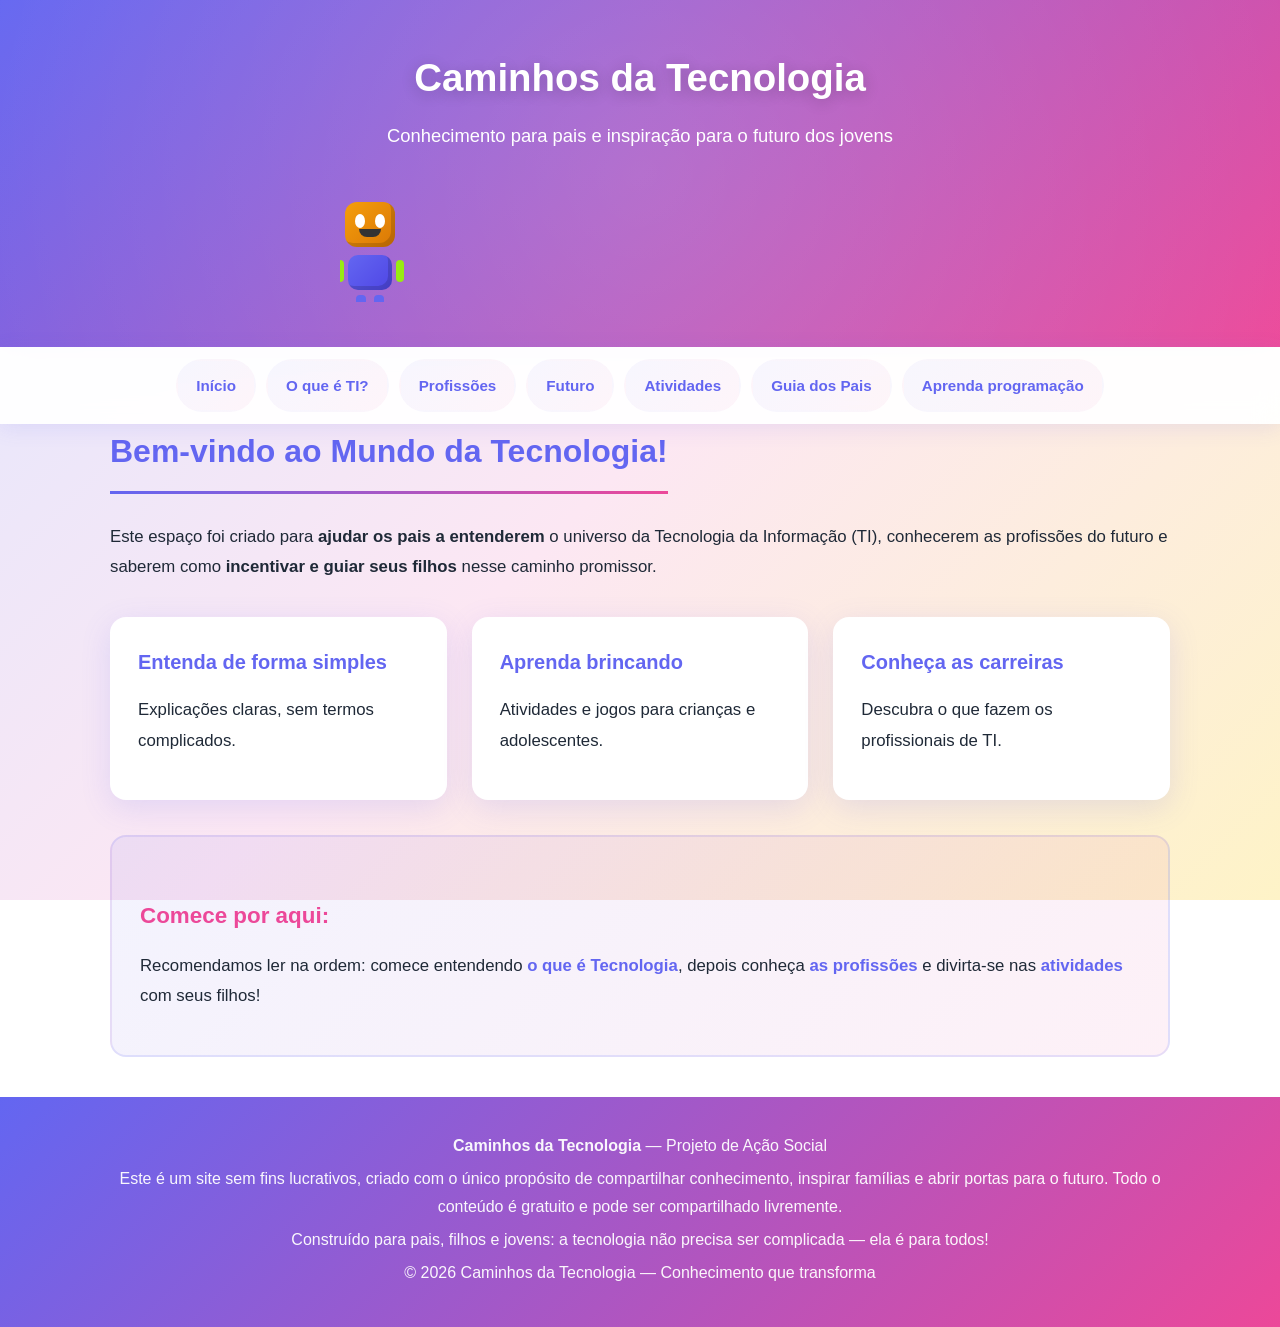
<file: index.html>
<!DOCTYPE html>
<html lang="pt-BR">
<head>
    <meta charset="UTF-8">
    <meta name="viewport" content="width=device-width, initial-scale=1.0">
    <title>Mundo da Tecnologia — Para Pais e Filhos</title>
    <link rel="stylesheet" href="styles.css">
</head>
<body>

    <!-- Cabeçalho -->
    <header>
        <div class="container">
            <h1> Caminhos da Tecnologia</h1>
            <p class="subtitulo">Conhecimento para pais e inspiração para o futuro dos jovens</p>

            <!--  ROBOZINHO ANIMADO -->
            <div class="robot-container">
                <div class="robot">
                    <div class="robot-head">
                        <div class="robot-eye left"></div>
                        <div class="robot-eye right"></div>
                        <div class="robot-mouth"></div>
                    </div>
                    <div class="robot-body">
                        <div class="robot-arm left"></div>
                        <div class="robot-arm right"></div>
                    </div>
                    <div class="robot-legs">
                        <div class="robot-leg left"></div>
                        <div class="robot-leg right"></div>
                    </div>
                </div>
            </div>
            <!-- FIM DO ROBOZINHO -->

        </div>
    </header>

    <!-- Menu de Navegação -->
    <nav class="menu">
        <div class="container">
            <ul>
                <li><a href="index.html" class="ativo"> Início</a></li>
                <li><a href="o-que-e-ti.html"> O que é TI?</a></li>
                <li><a href="profissoes.html"> Profissões</a></li>
                <li><a href="futuro.html"> Futuro</a></li>
                <li><a href="joguinhos.html"> Atividades</a></li>
                <li><a href="guia-pais.html"> Guia dos Pais</a></li>
                <li><a href="aprenda-programacao.html"> Aprenda programação</a></li>
            </ul>
        </div>
    </nav>

    <!-- Conteúdo Principal -->
    <main class="container">
        <section class="apresentacao">
            <h2>Bem-vindo ao Mundo da Tecnologia! </h2>
            <p>Este espaço foi criado para <strong>ajudar os pais a entenderem</strong> o universo da Tecnologia da Informação (TI), conhecerem as profissões do futuro e saberem como <strong>incentivar e guiar seus filhos</strong> nesse caminho promissor.</p>
            
            <div class="destaques">
                <div class="card">
                    <h3> Entenda de forma simples</h3>
                    <p>Explicações claras, sem termos complicados.</p>
                </div>
                <div class="card">
                    <h3> Aprenda brincando</h3>
                    <p>Atividades e jogos para crianças e adolescentes.</p>
                </div>
                <div class="card">
                    <h3> Conheça as carreiras</h3>
                    <p>Descubra o que fazem os profissionais de TI.</p>
                </div>
            </div>

            <div class="chamada">
                <h3> Comece por aqui:</h3>
                <p>Recomendamos ler na ordem: comece entendendo <a href="o-que-e-ti.html">o que é Tecnologia</a>, depois conheça <a href="profissoes.html">as profissões</a> e divirta-se nas <a href="joguinhos.html">atividades</a> com seus filhos!</p>
            </div>
        </section>
    </main>

    <!-- Rodapé -->
     <footer>
            <div class="container">
                <p><strong>Caminhos da Tecnologia</strong> — Projeto de Ação Social</p>
                <p>Este é um site sem fins lucrativos, criado com o único propósito de compartilhar conhecimento, inspirar famílias e abrir portas para o futuro. Todo o conteúdo é gratuito e pode ser compartilhado livremente.</p>
                <p>Construído para pais, filhos e jovens: a tecnologia não precisa ser complicada — ela é para todos!</p>
                <p>&copy; 2026 Caminhos da Tecnologia — Conhecimento que transforma </p>
            </div>
        </footer>

    <script src="script.js"></script>
</body>
</html>
</file>
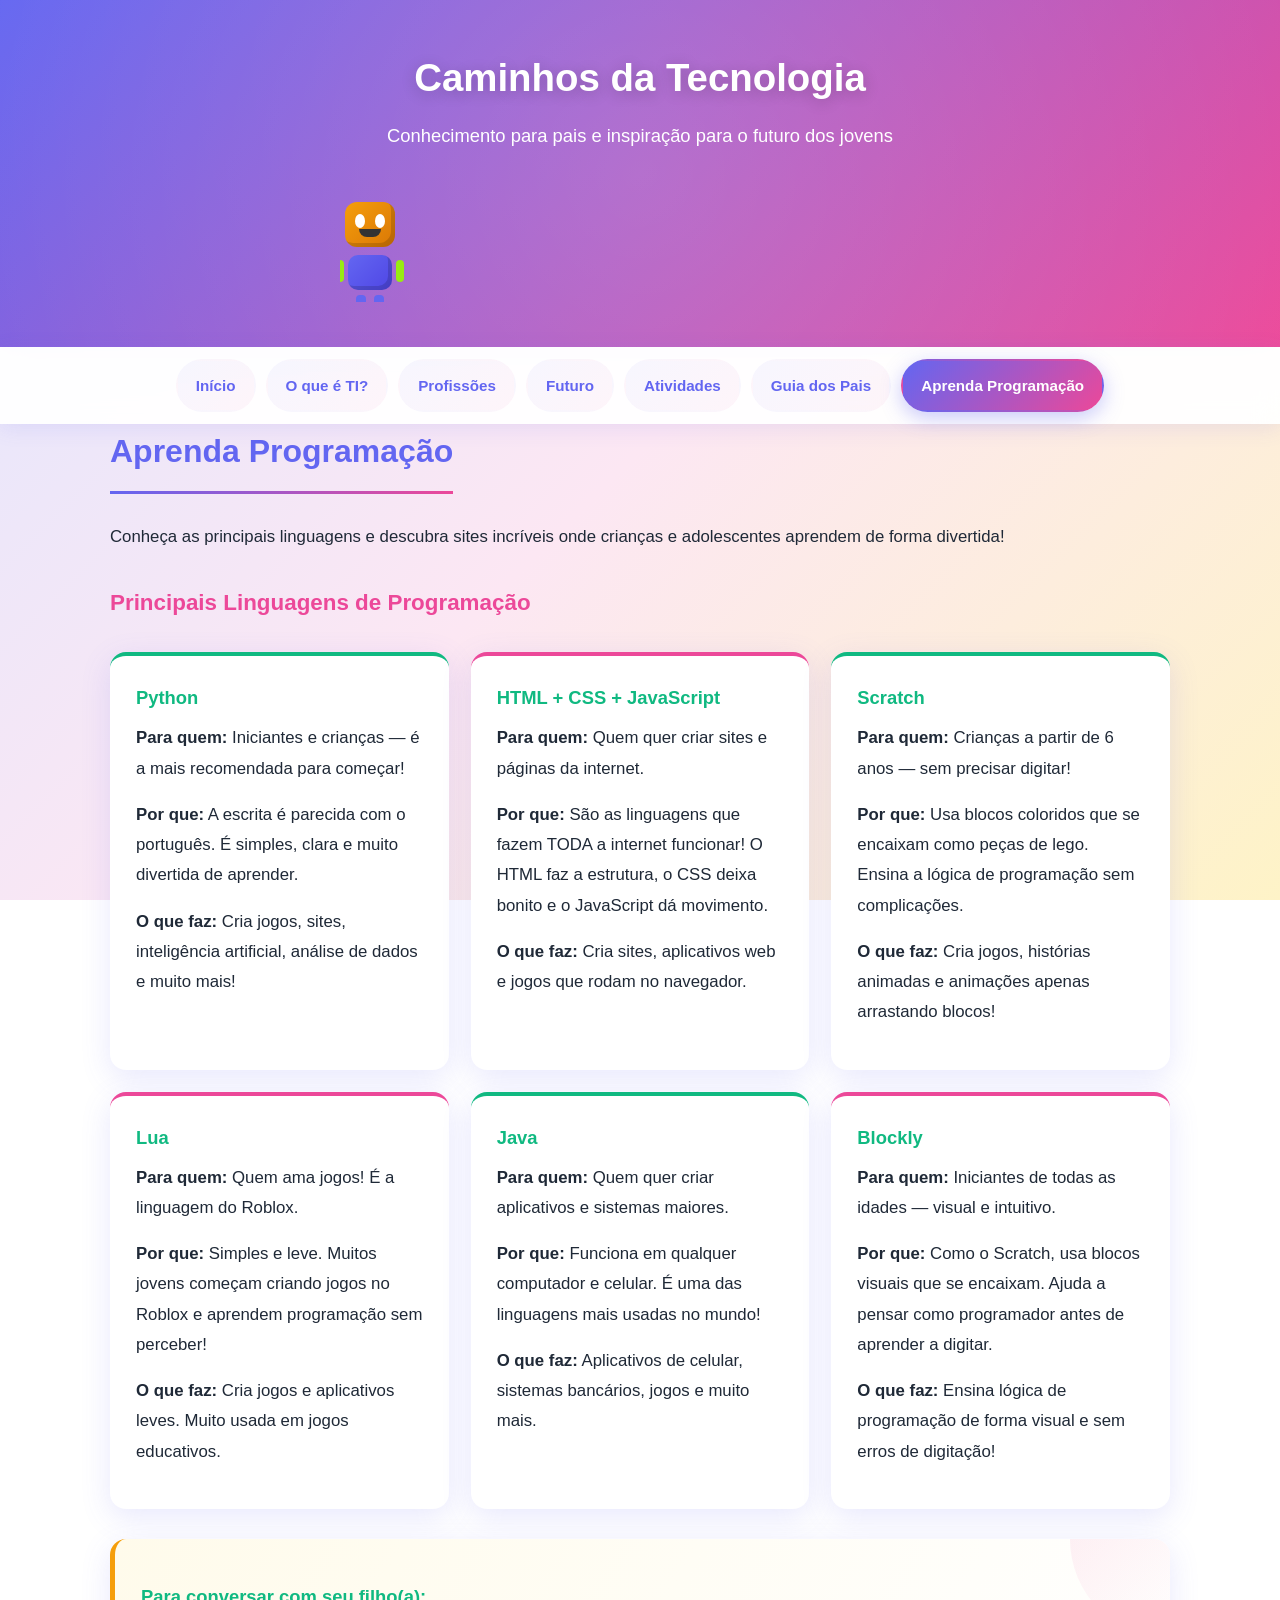
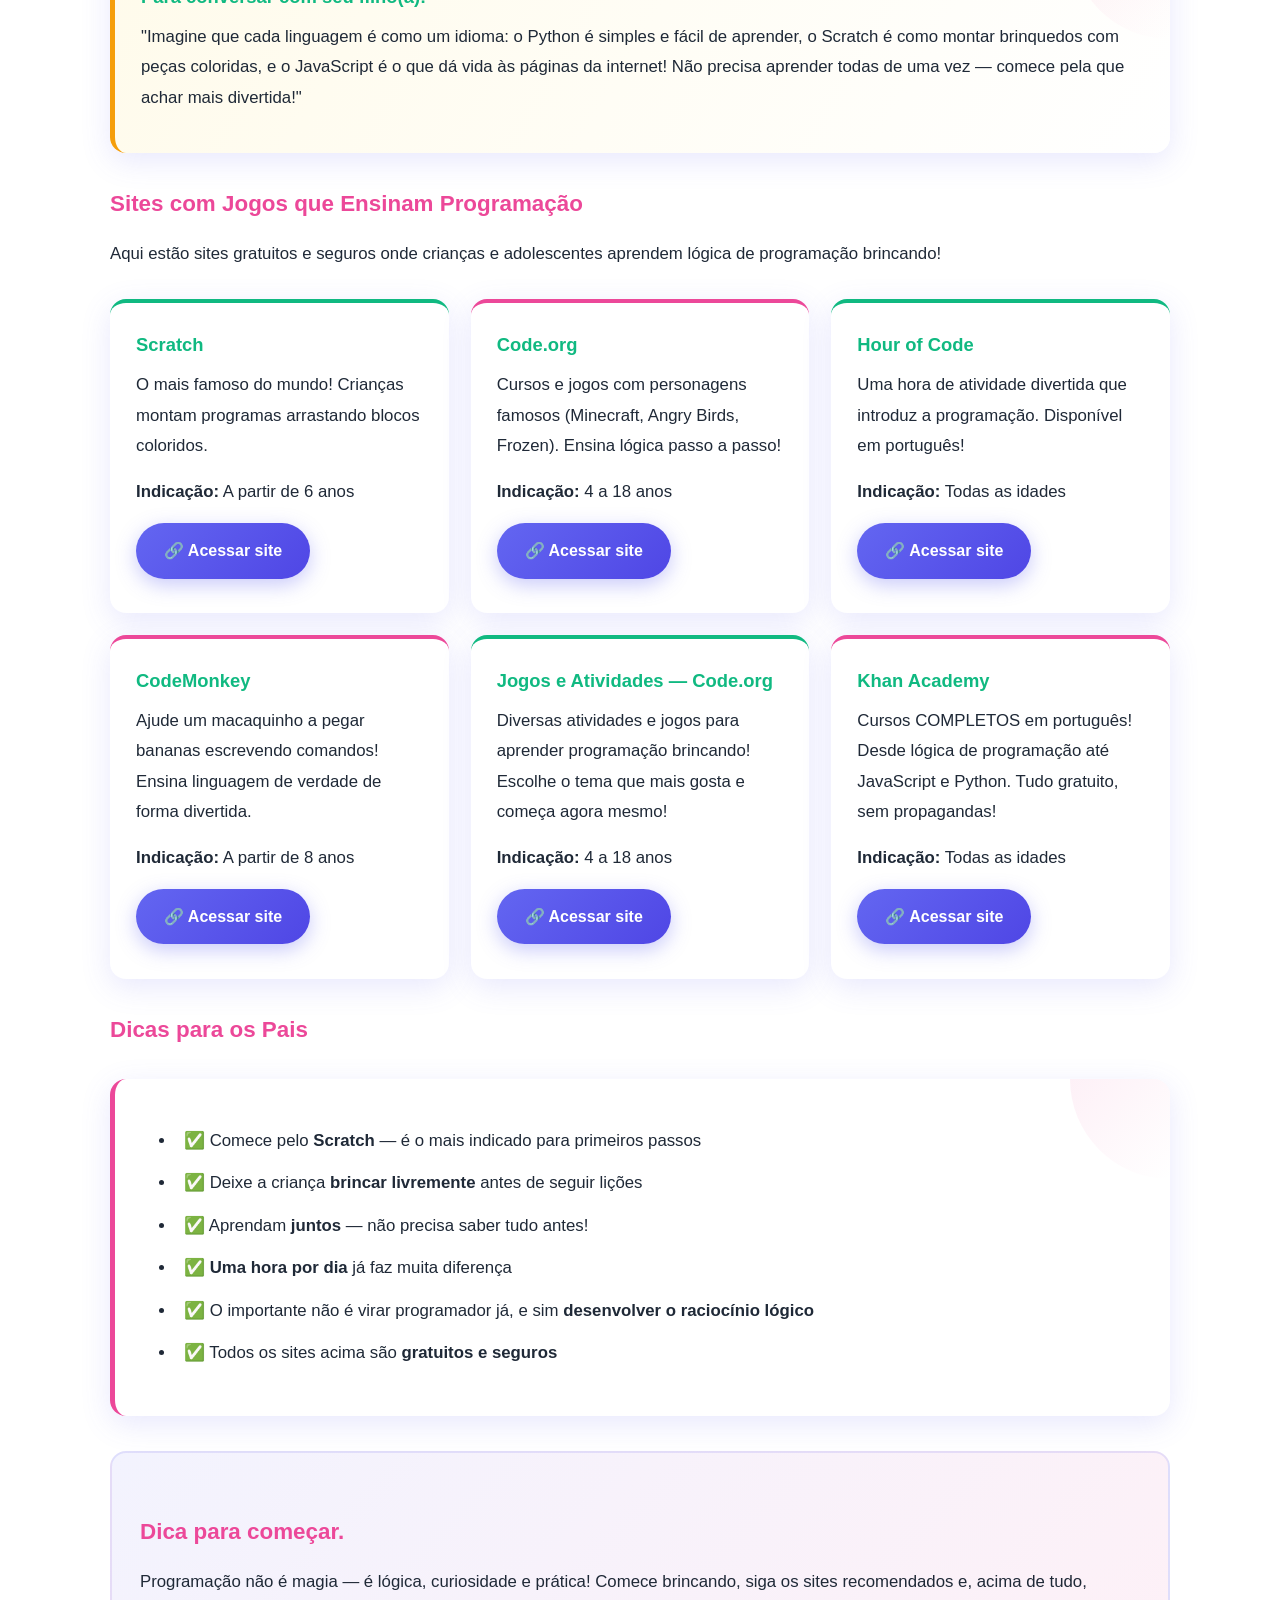
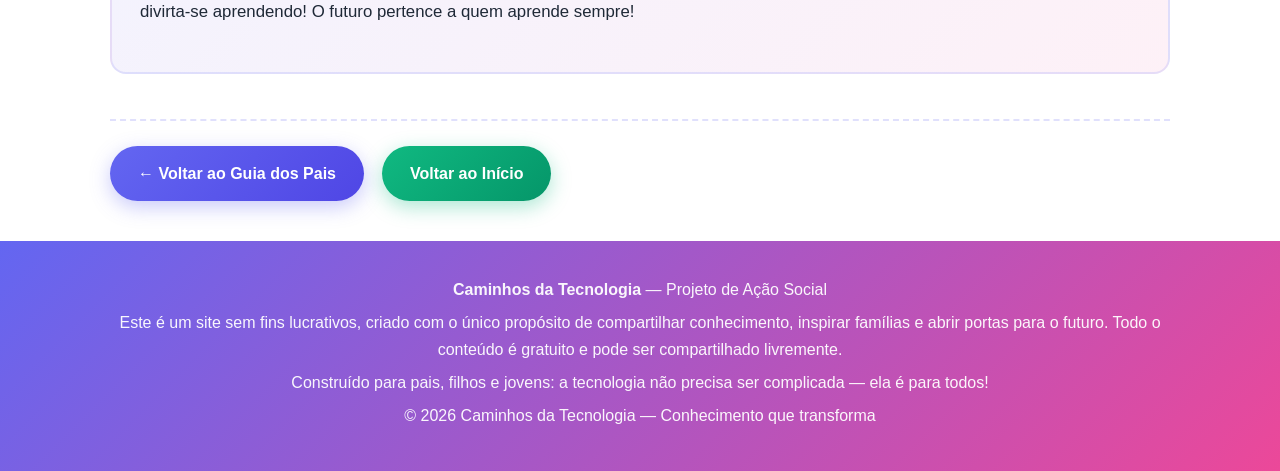
<file: aprenda-programacao.html>
<!DOCTYPE html>
<html lang="pt-BR">
<head>
    <meta charset="UTF-8">
    <meta name="viewport" content="width=device-width, initial-scale=1.0">
    <title>Aprenda Programação — Mundo da Tecnologia</title>
    <link rel="stylesheet" href="styles.css">
</head>
<body>

    <header>
        <div class="container">
            <h1> Caminhos da Tecnologia</h1>
            <p class="subtitulo">Conhecimento para pais e inspiração para o futuro dos jovens</p>

            <!--  ROBOZINHO ANIMADO -->
            <div class="robot-container">
                <div class="robot">
                    <div class="robot-head">
                        <div class="robot-eye left"></div>
                        <div class="robot-eye right"></div>
                        <div class="robot-mouth"></div>
                    </div>
                    <div class="robot-body">
                        <div class="robot-arm left"></div>
                        <div class="robot-arm right"></div>
                    </div>
                    <div class="robot-legs">
                        <div class="robot-leg left"></div>
                        <div class="robot-leg right"></div>
                    </div>
                </div>
            </div>
        </div>
    </header>

    <nav class="menu">
        <div class="container">
            <ul>
                <li><a href="index.html"> Início</a></li>
                <li><a href="o-que-e-ti.html"> O que é TI?</a></li>
                <li><a href="profissoes.html"> Profissões</a></li>
                <li><a href="futuro.html"> Futuro</a></li>
                <li><a href="joguinhos.html"> Atividades</a></li>
                <li><a href="guia-pais.html"> Guia dos Pais</a></li>
                <li class="ativo-item"><a href="aprenda-programacao.html" class="ativo"> Aprenda Programação</a></li>
            </ul>
        </div>
    </nav>

    <main class="container">
        <section>
            <h2> Aprenda Programação</h2>
            <p>Conheça as principais linguagens e descubra sites incríveis onde crianças e adolescentes aprendem de forma divertida!</p>

            <h3> Principais Linguagens de Programação</h3>

            <div class="grade-cartoes">
                <div class="cartao">
                    <h4> Python</h4>
                    <p><strong>Para quem:</strong> Iniciantes e crianças — é a mais recomendada para começar!</p>
                    <p><strong>Por que:</strong> A escrita é parecida com o português. É simples, clara e muito divertida de aprender.</p>
                    <p><strong>O que faz:</strong> Cria jogos, sites, inteligência artificial, análise de dados e muito mais!</p>
                </div>

                <div class="cartao">
                    <h4> HTML + CSS + JavaScript</h4>
                    <p><strong>Para quem:</strong> Quem quer criar sites e páginas da internet.</p>
                    <p><strong>Por que:</strong> São as linguagens que fazem TODA a internet funcionar! O HTML faz a estrutura, o CSS deixa bonito e o JavaScript dá movimento.</p>
                    <p><strong>O que faz:</strong> Cria sites, aplicativos web e jogos que rodam no navegador.</p>
                </div>

                <div class="cartao">
                    <h4> Scratch</h4>
                    <p><strong>Para quem:</strong> Crianças a partir de 6 anos — sem precisar digitar!</p>
                    <p><strong>Por que:</strong> Usa blocos coloridos que se encaixam como peças de lego. Ensina a lógica de programação sem complicações.</p>
                    <p><strong>O que faz:</strong> Cria jogos, histórias animadas e animações apenas arrastando blocos!</p>
                </div>

                <div class="cartao">
                    <h4>Lua</h4>
                    <p><strong>Para quem:</strong> Quem ama jogos! É a linguagem do Roblox.</p>
                    <p><strong>Por que:</strong> Simples e leve. Muitos jovens começam criando jogos no Roblox e aprendem programação sem perceber!</p>
                    <p><strong>O que faz:</strong> Cria jogos e aplicativos leves. Muito usada em jogos educativos.</p>
                </div>

                <div class="cartao">
                    <h4> Java</h4>
                    <p><strong>Para quem:</strong> Quem quer criar aplicativos e sistemas maiores.</p>
                    <p><strong>Por que:</strong> Funciona em qualquer computador e celular. É uma das linguagens mais usadas no mundo!</p>
                    <p><strong>O que faz:</strong> Aplicativos de celular, sistemas bancários, jogos e muito mais.</p>
                </div>

                <div class="cartao">
                    <h4> Blockly</h4>
                    <p><strong>Para quem:</strong> Iniciantes de todas as idades — visual e intuitivo.</p>
                    <p><strong>Por que:</strong> Como o Scratch, usa blocos visuais que se encaixam. Ajuda a pensar como programador antes de aprender a digitar.</p>
                    <p><strong>O que faz:</strong> Ensina lógica de programação de forma visual e sem erros de digitação!</p>
                </div>
            </div>

            <div class="caixa-destaque dica-pais">
                <h4> Para conversar com seu filho(a):</h4>
                <p>"Imagine que cada linguagem é como um idioma: o Python é simples e fácil de aprender, 
                    o Scratch é como montar brinquedos com peças coloridas, e 
                    o JavaScript é o que dá vida às páginas da internet! 
                    Não precisa aprender todas de uma vez — comece pela que achar mais divertida!" </p>
            </div>

            <h3> Sites com Jogos que Ensinam Programação</h3>
            <p>Aqui estão sites gratuitos e seguros onde crianças e adolescentes aprendem lógica de programação brincando!</p>

            <div class="grade-cartoes">
                <div class="cartao">
                    <h4> Scratch</h4>
                    <p>O mais famoso do mundo! Crianças montam programas arrastando blocos coloridos.</p>
                    <p><strong>Indicação:</strong> A partir de 6 anos</p>
                    <a href="https://scratch.mit.edu/" target="_blank" class="btn">🔗 Acessar site</a>
                </div>

                <div class="cartao">
                    <h4> Code.org</h4>
                    <p>Cursos e jogos com personagens famosos (Minecraft, Angry Birds, Frozen). Ensina lógica passo a passo!</p>
                    <p><strong>Indicação:</strong> 4 a 18 anos</p>
                    <a href="https://code.org/" target="_blank" class="btn">🔗 Acessar site</a>
                </div>

                <div class="cartao">
                    <h4> Hour of Code</h4>
                    <p>Uma hora de atividade divertida que introduz a programação. Disponível em português!</p>
                    <p><strong>Indicação:</strong> Todas as idades</p>
                    <a href="https://hourofcode.com/br" target="_blank" class="btn">🔗 Acessar site</a>
                </div>

                <div class="cartao">
                    <h4> CodeMonkey</h4>
                    <p>Ajude um macaquinho a pegar bananas escrevendo comandos! Ensina linguagem de verdade de forma divertida.</p>
                    <p><strong>Indicação:</strong> A partir de 8 anos</p>
                    <a href="https://www.codemonkey.com/" target="_blank" class="btn">🔗 Acessar site</a>
                </div>

               <div class="cartao">
                    <h4> Jogos e Atividades — Code.org</h4>
                    <p>Diversas atividades e jogos para aprender programação brincando! Escolhe o tema que mais gosta e começa agora mesmo!</p>
                    <p><strong>Indicação:</strong> 4 a 18 anos</p>
                    <a href="https://code.org/learn" target="_blank" class="btn">🔗 Acessar site</a>
                </div>
                <div class="cartao">
                    <h4> Khan Academy</h4>
                    <p>Cursos COMPLETOS em português! Desde lógica de programação até JavaScript e Python. Tudo gratuito, sem propagandas!</p>
                    <p><strong>Indicação:</strong> Todas as idades</p>
                    <a href="https://pt.khanacademy.org/" target="_blank" class="btn">🔗 Acessar site</a>
                </div>
            </div>

            <h3> Dicas para os Pais</h3>

            <div class="caixa-destaque">
                <ul class="lista-simples">
                    <li>✅ Comece pelo <strong>Scratch</strong> — é o mais indicado para primeiros passos</li>
                    <li>✅ Deixe a criança <strong>brincar livremente</strong> antes de seguir lições</li>
                    <li>✅ Aprendam <strong>juntos</strong> — não precisa saber tudo antes!</li>
                    <li>✅ <strong>Uma hora por dia</strong> já faz muita diferença</li>
                    <li>✅ O importante não é virar programador já, e sim <strong>desenvolver o raciocínio lógico</strong></li>
                    <li>✅ Todos os sites acima são <strong>gratuitos e seguros</strong></li>
                </ul>
            </div>

            <div class="chamada">
                <h3> Dica para começar.</h3>
                <p>Programação não é magia — é lógica, curiosidade e prática! Comece brincando,
                     siga os sites recomendados e, acima de tudo, divirta-se aprendendo! 
                     O futuro pertence a quem aprende sempre! </p>
            </div>

            <div class="navegacao">
                <a href="guia-pais.html" class="btn">← Voltar ao Guia dos Pais</a>
                <a href="index.html" class="btn btn-proximo"> Voltar ao Início</a>
            </div>
        </section>
    </main>

        <footer>
            <div class="container">
                <p><strong>Caminhos da Tecnologia</strong> — Projeto de Ação Social</p>
                <p>Este é um site sem fins lucrativos, criado com o único propósito de compartilhar conhecimento, inspirar famílias e abrir portas para o futuro. Todo o conteúdo é gratuito e pode ser compartilhado livremente.</p>
                <p>Construído para pais, filhos e jovens: a tecnologia não precisa ser complicada — ela é para todos!</p>
                <p>&copy; 2026 Caminhos da Tecnologia — Conhecimento que transforma </p>
            </div>
        </footer>

    <script src="script.js"></script>
</body>
</html>
</file>
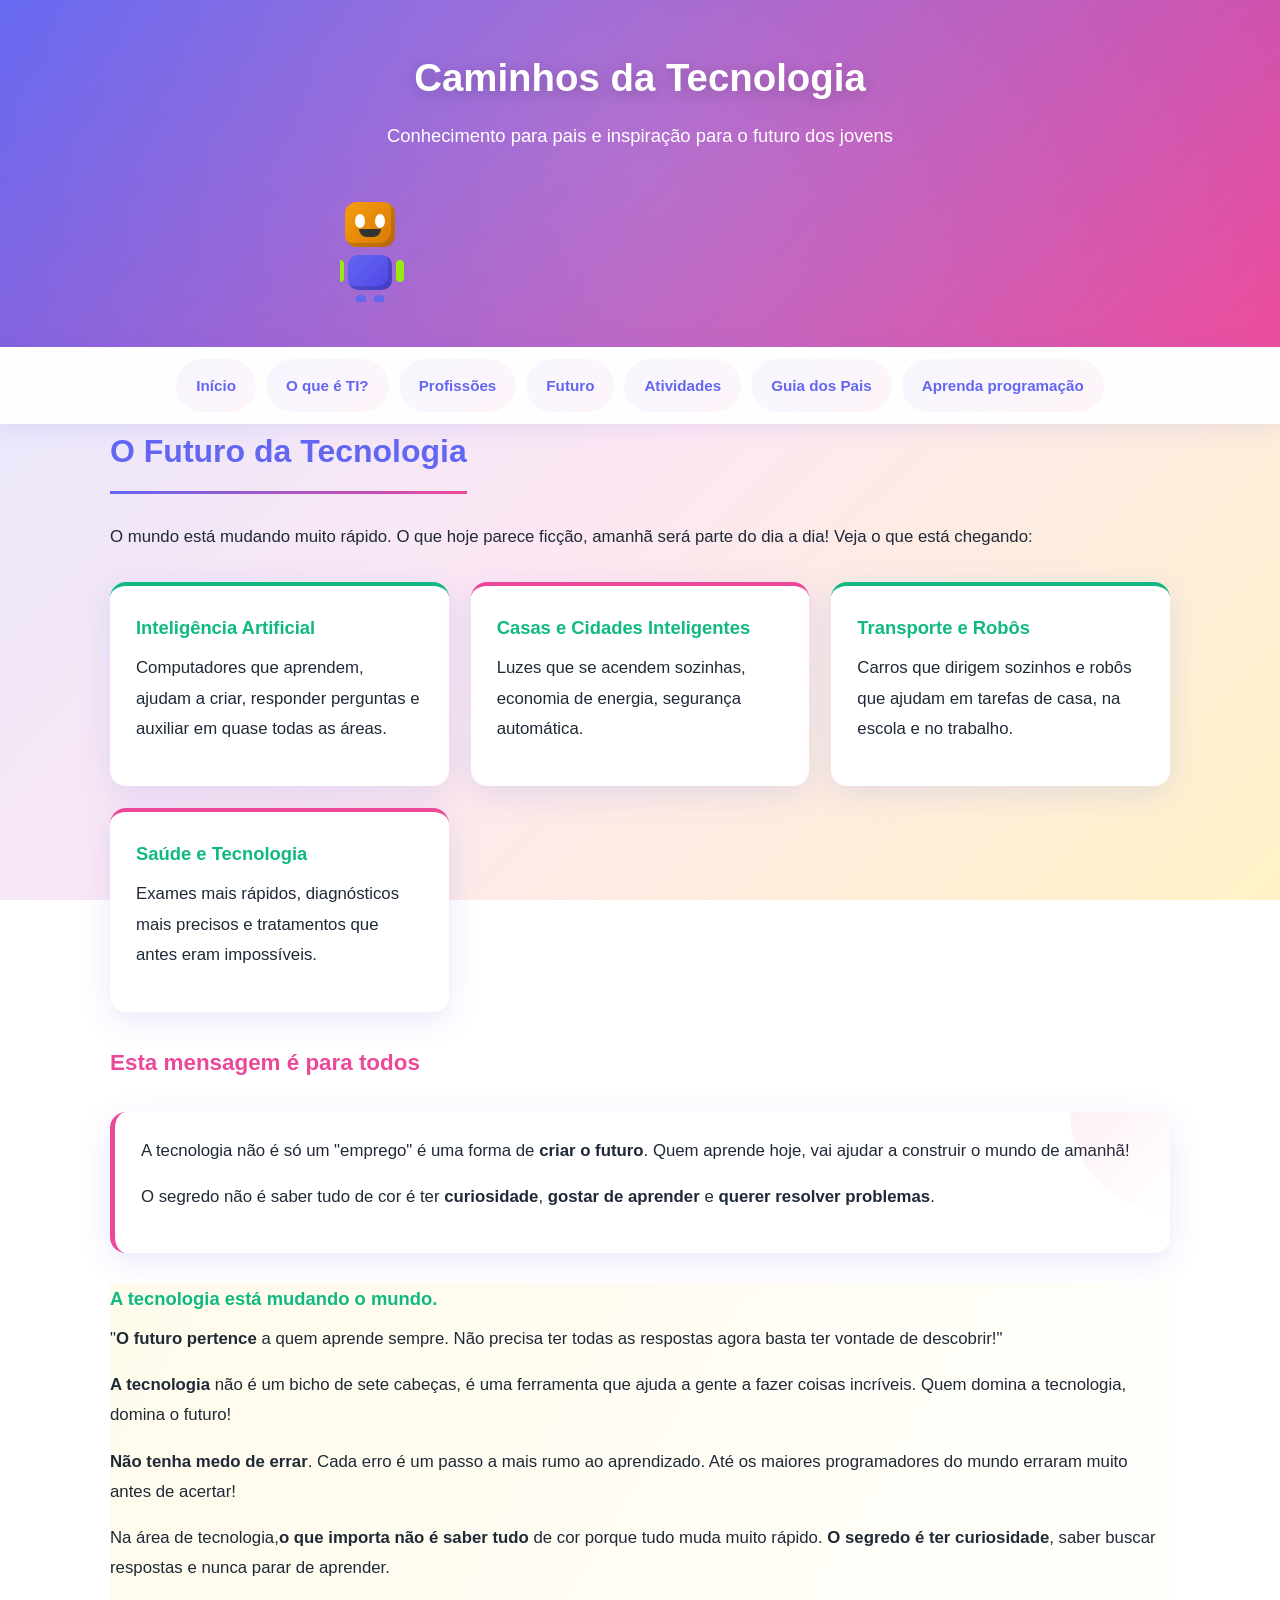
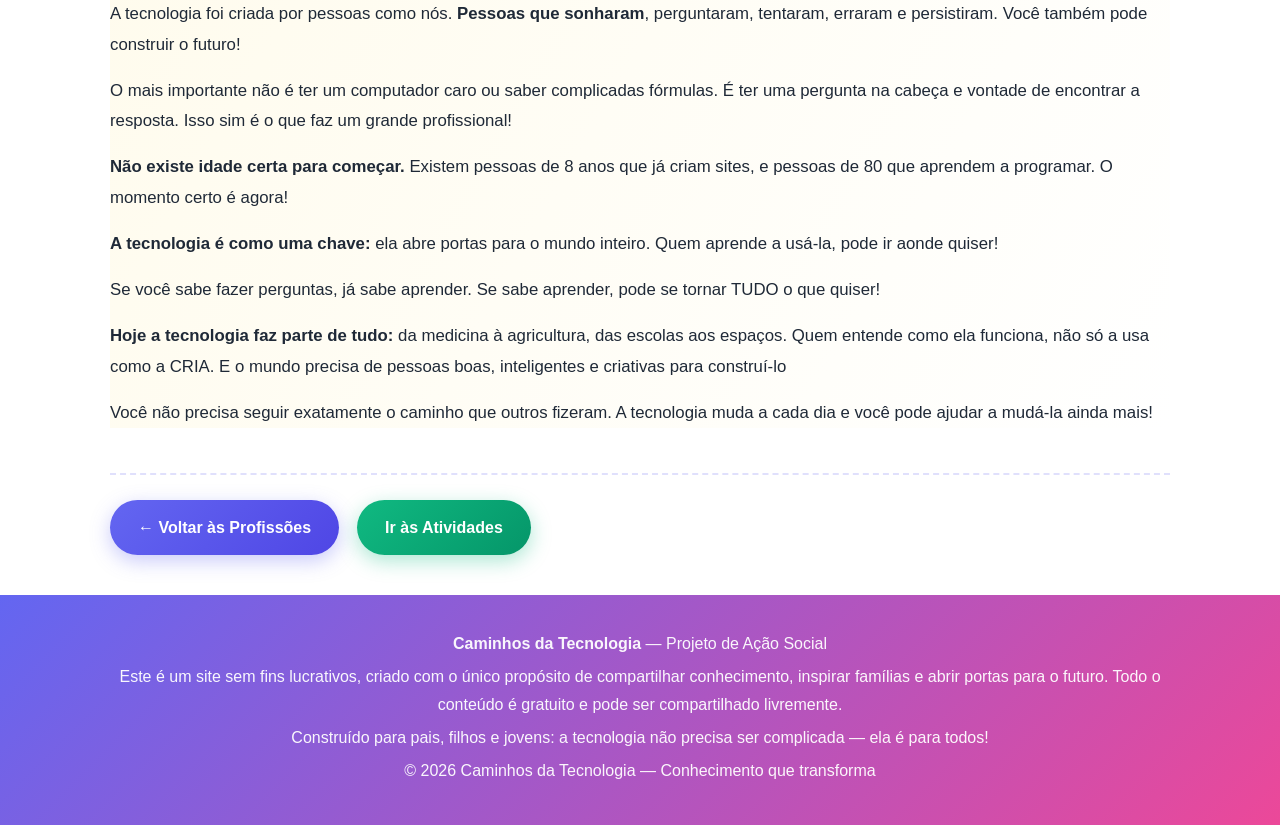
<file: futuro.html>
<!DOCTYPE html>
<html lang="pt-BR">
<head>
    <meta charset="UTF-8">
    <meta name="viewport" content="width=device-width, initial-scale=1.0">
    <title>O Futuro — Mundo da Tecnologia</title>
    <link rel="stylesheet" href="styles.css">
</head>
<body>

    <header>
        <div class="container">
            <h1> Caminhos da Tecnologia</h1>
            <p class="subtitulo">Conhecimento para pais e inspiração para o futuro dos jovens</p>

            <!--  ROBOZINHO ANIMADO -->
            <div class="robot-container">
                <div class="robot">
                    <div class="robot-head">
                        <div class="robot-eye left"></div>
                        <div class="robot-eye right"></div>
                        <div class="robot-mouth"></div>
                    </div>
                    <div class="robot-body">
                        <div class="robot-arm left"></div>
                        <div class="robot-arm right"></div>
                    </div>
                    <div class="robot-legs">
                        <div class="robot-leg left"></div>
                        <div class="robot-leg right"></div>
                    </div>
                </div>
            </div>
            <!-- FIM DO ROBOZINHO -->

        </div>
    </header>

    <nav class="menu">
        <div class="container">
            <ul>
                <li><a href="index.html"> Início</a></li>
                <li><a href="o-que-e-ti.html"> O que é TI?</a></li>
                <li><a href="profissoes.html"> Profissões</a></li>
                <li><a href="futuro.html" class="ativo"> Futuro</a></li>
                <li><a href="joguinhos.html"> Atividades</a></li>
                <li><a href="guia-pais.html"> Guia dos Pais</a></li>
                <li><a href="aprenda-programacao.html"> Aprenda programação</a></li>
            </ul>
        </div>
    </nav>

    <main class="container">
        <section>
            <h2> O Futuro da Tecnologia</h2>
            <p>O mundo está mudando muito rápido. O que hoje parece ficção, amanhã será parte do dia a dia! Veja o que está chegando:</p>

            <div class="grade-cartoes">
                <div class="cartao">
                    <h4> Inteligência Artificial</h4>
                    <p>Computadores que aprendem, ajudam a criar, responder perguntas e auxiliar em quase todas as áreas.</p>
                </div>
                <div class="cartao">
                    <h4> Casas e Cidades Inteligentes</h4>
                    <p>Luzes que se acendem sozinhas, economia de energia, segurança automática.</p>
                </div>
                <div class="cartao">
                    <h4> Transporte e Robôs</h4>
                    <p>Carros que dirigem sozinhos e robôs que ajudam em tarefas de casa, na escola e no trabalho.</p>
                </div>
                <div class="cartao">
                    <h4> Saúde e Tecnologia</h4>
                    <p>Exames mais rápidos, diagnósticos mais precisos e tratamentos que antes eram impossíveis.</p>
                </div>
            </div>

            <h3> Esta mensagem é para todos </h3>
            <div class="caixa-destaque">
                <p>A tecnologia não é só um "emprego"  é uma forma de <strong>criar o futuro</strong>. Quem aprende hoje, vai ajudar a construir o mundo de amanhã! </p>
                <p>O segredo não é saber tudo de cor  é ter <strong>curiosidade</strong>, <strong>gostar de aprender</strong> e <strong>querer resolver problemas</strong>.</p>
            </div>

            <div class="dica-pais">
                <h4> A tecnologia está mudando o mundo.</h4>
                <p>"<strong>O futuro pertence</strong> a quem aprende sempre. Não precisa ter todas as respostas agora basta ter vontade de descobrir!" </p>
                <p> <strong>A tecnologia</strong>  não é um bicho de sete cabeças, é uma ferramenta que ajuda a gente a fazer coisas incríveis. 
                    Quem domina a tecnologia, domina o futuro!</p>
                <p><strong>Não tenha medo de errar</strong>. Cada erro é um passo a mais rumo ao aprendizado. 
                    Até os maiores programadores do mundo erraram muito antes de acertar!</p>
                <p>Na área de tecnologia,<strong>o que importa não é saber tudo</strong>  de cor porque tudo muda muito rápido. 
                    <strong>O segredo é ter curiosidade</strong>, saber buscar respostas e nunca parar de aprender.</p>
                <p>A tecnologia foi criada por pessoas como nós.
                     <strong>Pessoas que sonharam</strong>, perguntaram, tentaram, erraram e persistiram. Você também pode construir o futuro!</p>
                <p>O mais importante não é ter um computador caro ou saber complicadas fórmulas. 
                    É ter uma pergunta na cabeça e vontade de encontrar a resposta. Isso sim é o que faz um grande profissional!</p>
                <p> <strong>Não existe idade certa para começar.</strong>
                    Existem pessoas de 8 anos que já criam sites, e pessoas de 80 que aprendem a programar. O momento certo é agora!</p>
                <p><strong>A tecnologia é como uma chave:</strong> ela abre portas para o mundo inteiro. Quem aprende a usá-la, pode ir aonde quiser!</p>
                <p>Se você sabe fazer perguntas, já sabe aprender. Se sabe aprender, pode se tornar TUDO o que quiser!</p>
                <p><strong>Hoje a tecnologia faz parte de tudo:</strong> da medicina à agricultura, das escolas aos espaços. Quem entende como ela funciona, 
                    não só a usa como a CRIA. E o mundo precisa de pessoas boas,
                     inteligentes e criativas para construí-lo</p>
                <p>Você não precisa seguir exatamente o caminho que outros fizeram. A tecnologia muda a cada dia
                     e você pode ajudar a mudá-la ainda mais!</p>
            </div>

            <div class="navegacao">
                <a href="profissoes.html" class="btn">← Voltar às Profissões</a>
                <a href="joguinhos.html" class="btn btn-proximo"> Ir às Atividades</a>
            </div>
        </section>
    </main>

        <footer>
            <div class="container">
                <p><strong>Caminhos da Tecnologia</strong> — Projeto de Ação Social</p>
                <p>Este é um site sem fins lucrativos, criado com o único propósito de compartilhar conhecimento, inspirar famílias e abrir portas para o futuro. Todo o conteúdo é gratuito e pode ser compartilhado livremente.</p>
                <p>Construído para pais, filhos e jovens: a tecnologia não precisa ser complicada — ela é para todos!</p>
                <p>&copy; 2026 Caminhos da Tecnologia — Conhecimento que transforma </p>
            </div>
        </footer>

    <script src="script.js"></script>
</body>
</html>
</file>
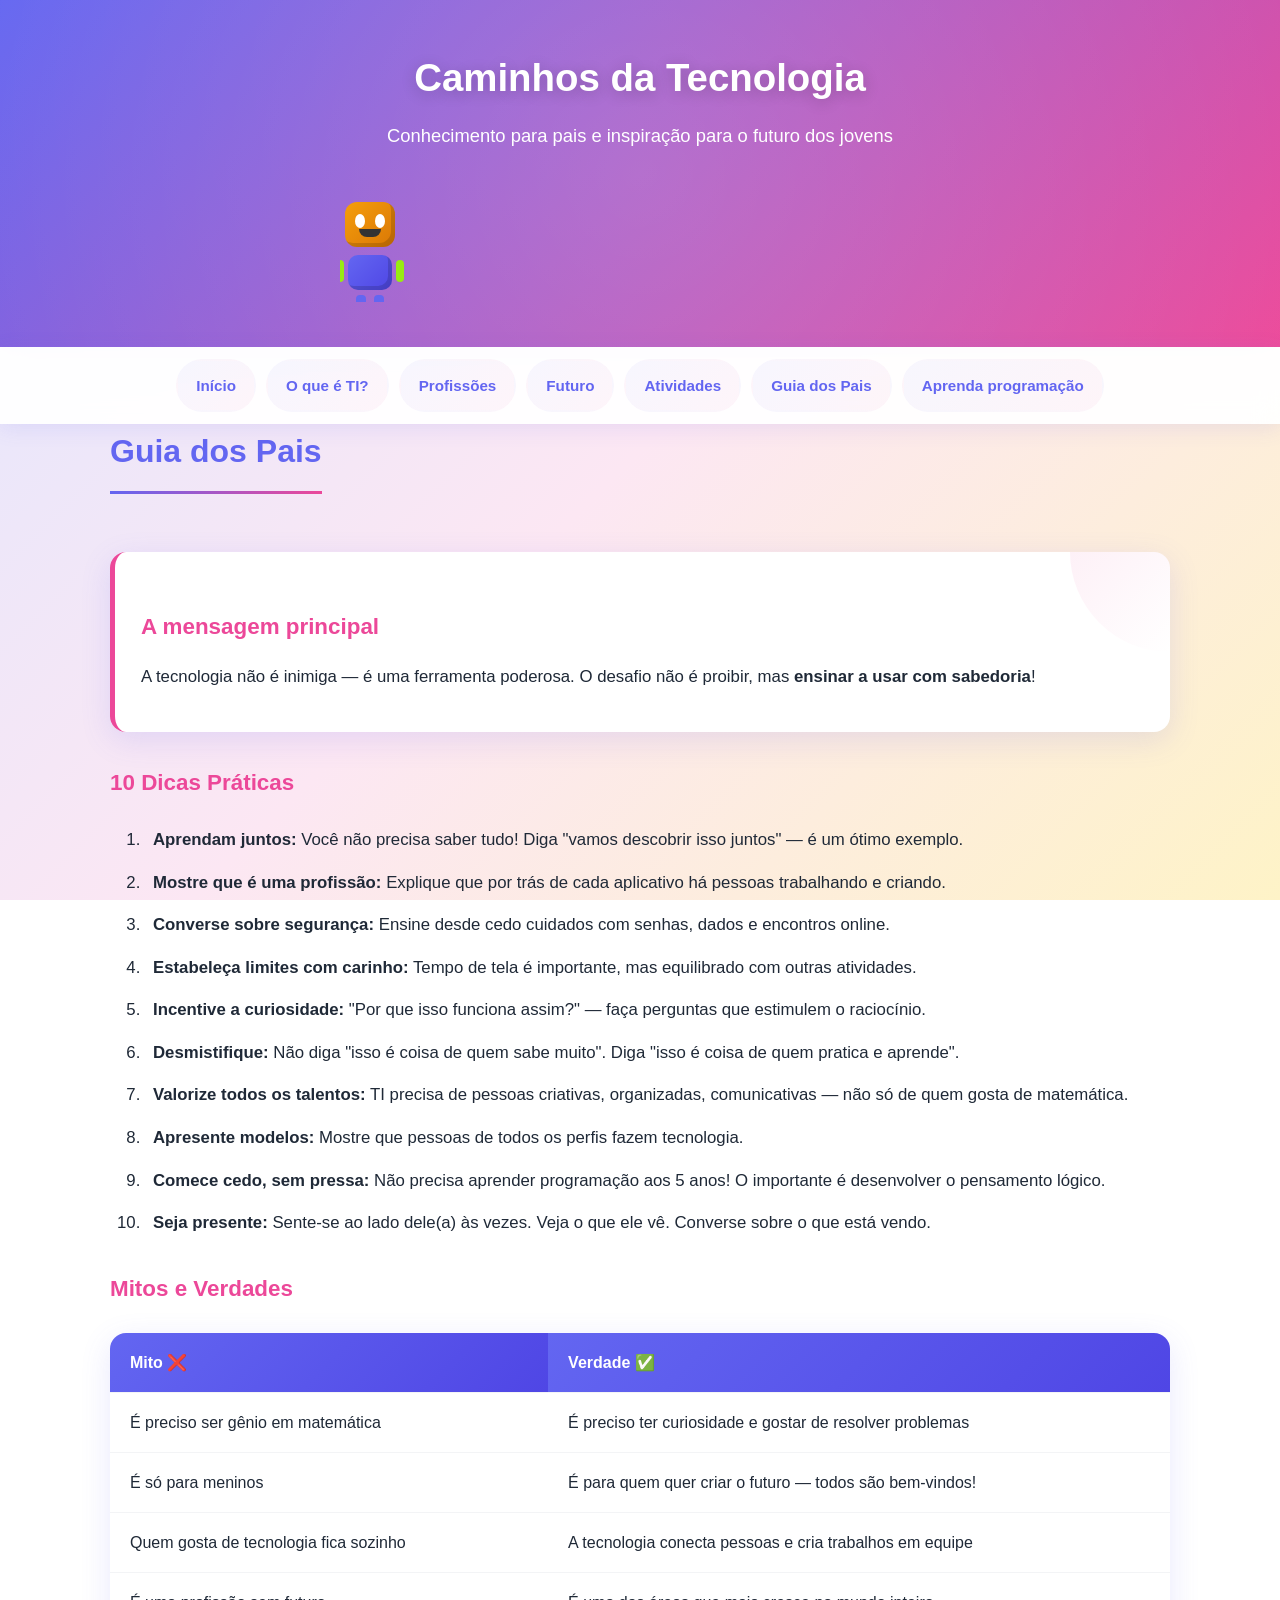
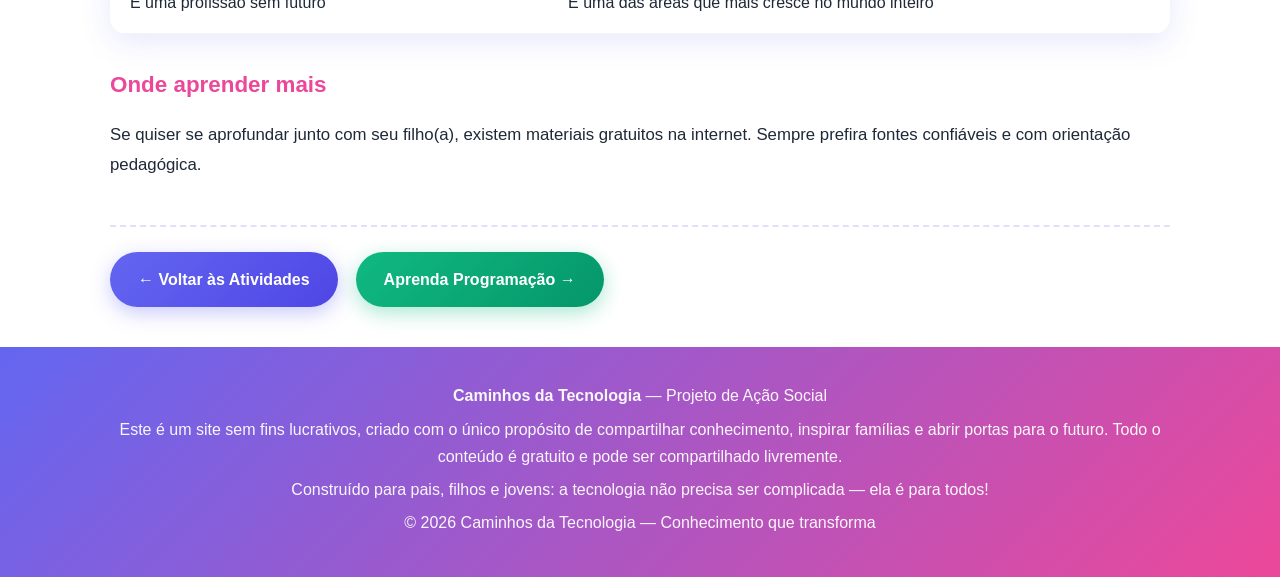
<file: guia-pais.html>
<!DOCTYPE html>
<html lang="pt-BR">
<head>
    <meta charset="UTF-8">
    <meta name="viewport" content="width=device-width, initial-scale=1.0">
    <title>Guia dos Pais — Mundo da Tecnologia</title>
    <link rel="stylesheet" href="styles.css">
</head>
<body>

    <header>
        <div class="container">
            <h1> Caminhos da Tecnologia</h1>
            <p class="subtitulo">Conhecimento para pais e inspiração para o futuro dos jovens</p>

            <!--  ROBOZINHO ANIMADO -->
            <div class="robot-container">
                <div class="robot">
                    <div class="robot-head">
                        <div class="robot-eye left"></div>
                        <div class="robot-eye right"></div>
                        <div class="robot-mouth"></div>
                    </div>
                    <div class="robot-body">
                        <div class="robot-arm left"></div>
                        <div class="robot-arm right"></div>
                    </div>
                    <div class="robot-legs">
                        <div class="robot-leg left"></div>
                        <div class="robot-leg right"></div>
                    </div>
                </div>
            </div>
            <!-- FIM DO ROBOZINHO -->

        </div>
    </header>

    <nav class="menu">
        <div class="container">
            <ul>
                <li><a href="index.html"> Início</a></li>
                <li><a href="o-que-e-ti.html"> O que é TI?</a></li>
                <li><a href="profissoes.html"> Profissões</a></li>
                <li><a href="futuro.html"> Futuro</a></li>
                <li><a href="joguinhos.html"> Atividades</a></li>
                <li><a href="guia-pais.html" class="ativo"> Guia dos Pais</a></li>
                <li><a href="aprenda-programacao.html"> Aprenda programação</a></li>
            </ul>
        </div>
    </nav>

    <main class="container">
        <section>
            <h2> Guia dos Pais</h2>

            <div class="caixa-destaque">
                <h3> A mensagem principal</h3>
                <p>A tecnologia não é inimiga — é uma ferramenta poderosa. O desafio não é proibir, mas <strong>ensinar a usar com sabedoria</strong>!</p>
            </div>

            <h3> 10 Dicas Práticas</h3>
            <ol class="lista-numerada">
                <li><strong>Aprendam juntos:</strong> Você não precisa saber tudo! Diga "vamos descobrir isso juntos" — é um ótimo exemplo.</li>
                <li><strong>Mostre que é uma profissão:</strong> Explique que por trás de cada aplicativo há pessoas trabalhando e criando.</li>
                <li><strong>Converse sobre segurança:</strong> Ensine desde cedo cuidados com senhas, dados e encontros online.</li>
                <li><strong>Estabeleça limites com carinho:</strong> Tempo de tela é importante, mas equilibrado com outras atividades.</li>
                <li><strong>Incentive a curiosidade:</strong> "Por que isso funciona assim?" — faça perguntas que estimulem o raciocínio.</li>
                <li><strong>Desmistifique:</strong> Não diga "isso é coisa de quem sabe muito". Diga "isso é coisa de quem pratica e aprende".</li>
                <li><strong>Valorize todos os talentos:</strong> TI precisa de pessoas criativas, organizadas, comunicativas — não só de quem gosta de matemática.</li>
                <li><strong>Apresente modelos:</strong> Mostre que pessoas de todos os perfis fazem tecnologia.</li>
                <li><strong>Comece cedo, sem pressa:</strong> Não precisa aprender programação aos 5 anos! O importante é desenvolver o pensamento lógico.</li>
                <li><strong>Seja presente:</strong> Sente-se ao lado dele(a) às vezes. Veja o que ele vê. Converse sobre o que está vendo.</li>
            </ol>

            <h3> Mitos e Verdades</h3>
            <table class="tabela-dicas">
                <tr>
                    <th>Mito ❌</th>
                    <th>Verdade ✅</th>
                </tr>
                <tr>
                    <td>É preciso ser gênio em matemática</td>
                    <td>É preciso ter curiosidade e gostar de resolver problemas</td>
                </tr>
                <tr>
                    <td>É só para meninos</td>
                    <td>É para quem quer criar o futuro — todos são bem-vindos!</td>
                </tr>
                <tr>
                    <td>Quem gosta de tecnologia fica sozinho</td>
                    <td>A tecnologia conecta pessoas e cria trabalhos em equipe</td>
                </tr>
                <tr>
                    <td>É uma profissão sem futuro</td>
                    <td>É uma das áreas que mais cresce no mundo inteiro</td>
                </tr>
            </table>

            <h3> Onde aprender mais</h3>
            <p>Se quiser se aprofundar junto com seu filho(a), existem materiais gratuitos na internet. Sempre prefira fontes confiáveis e com orientação pedagógica.</p>

            <div class="navegacao">
                <a href="joguinhos.html" class="btn">← Voltar às Atividades</a>
                <a href="aprenda-programacao.html" class="btn btn-proximo">Aprenda Programação →</a>
            </div>
        </section>
    </main>

        <footer>
            <div class="container">
                <p><strong>Caminhos da Tecnologia</strong> — Projeto de Ação Social</p>
                <p>Este é um site sem fins lucrativos, criado com o único propósito de compartilhar conhecimento, inspirar famílias e abrir portas para o futuro. Todo o conteúdo é gratuito e pode ser compartilhado livremente.</p>
                <p>Construído para pais, filhos e jovens: a tecnologia não precisa ser complicada — ela é para todos!</p>
                <p>&copy; 2026 Caminhos da Tecnologia — Conhecimento que transforma </p>
            </div>
        </footer>

    <script src="script.js"></script>
</body>
</html>
</file>
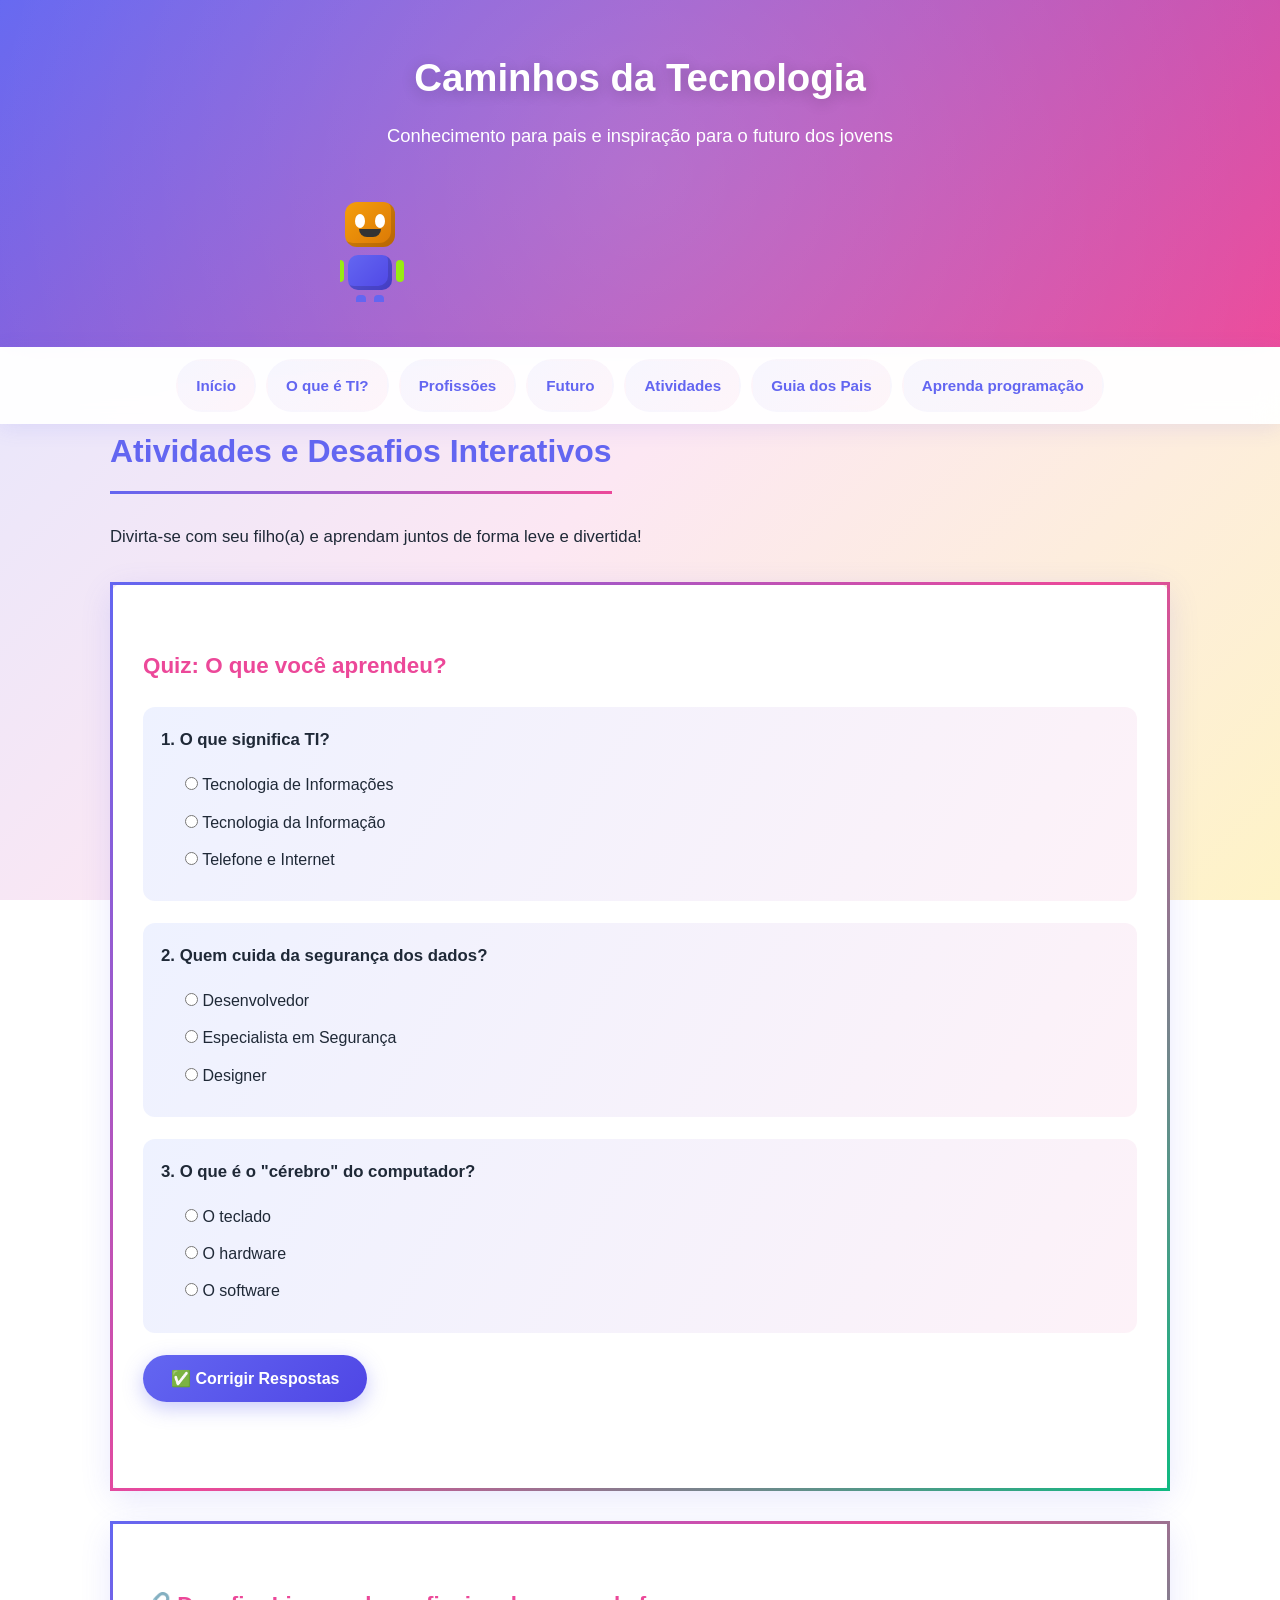
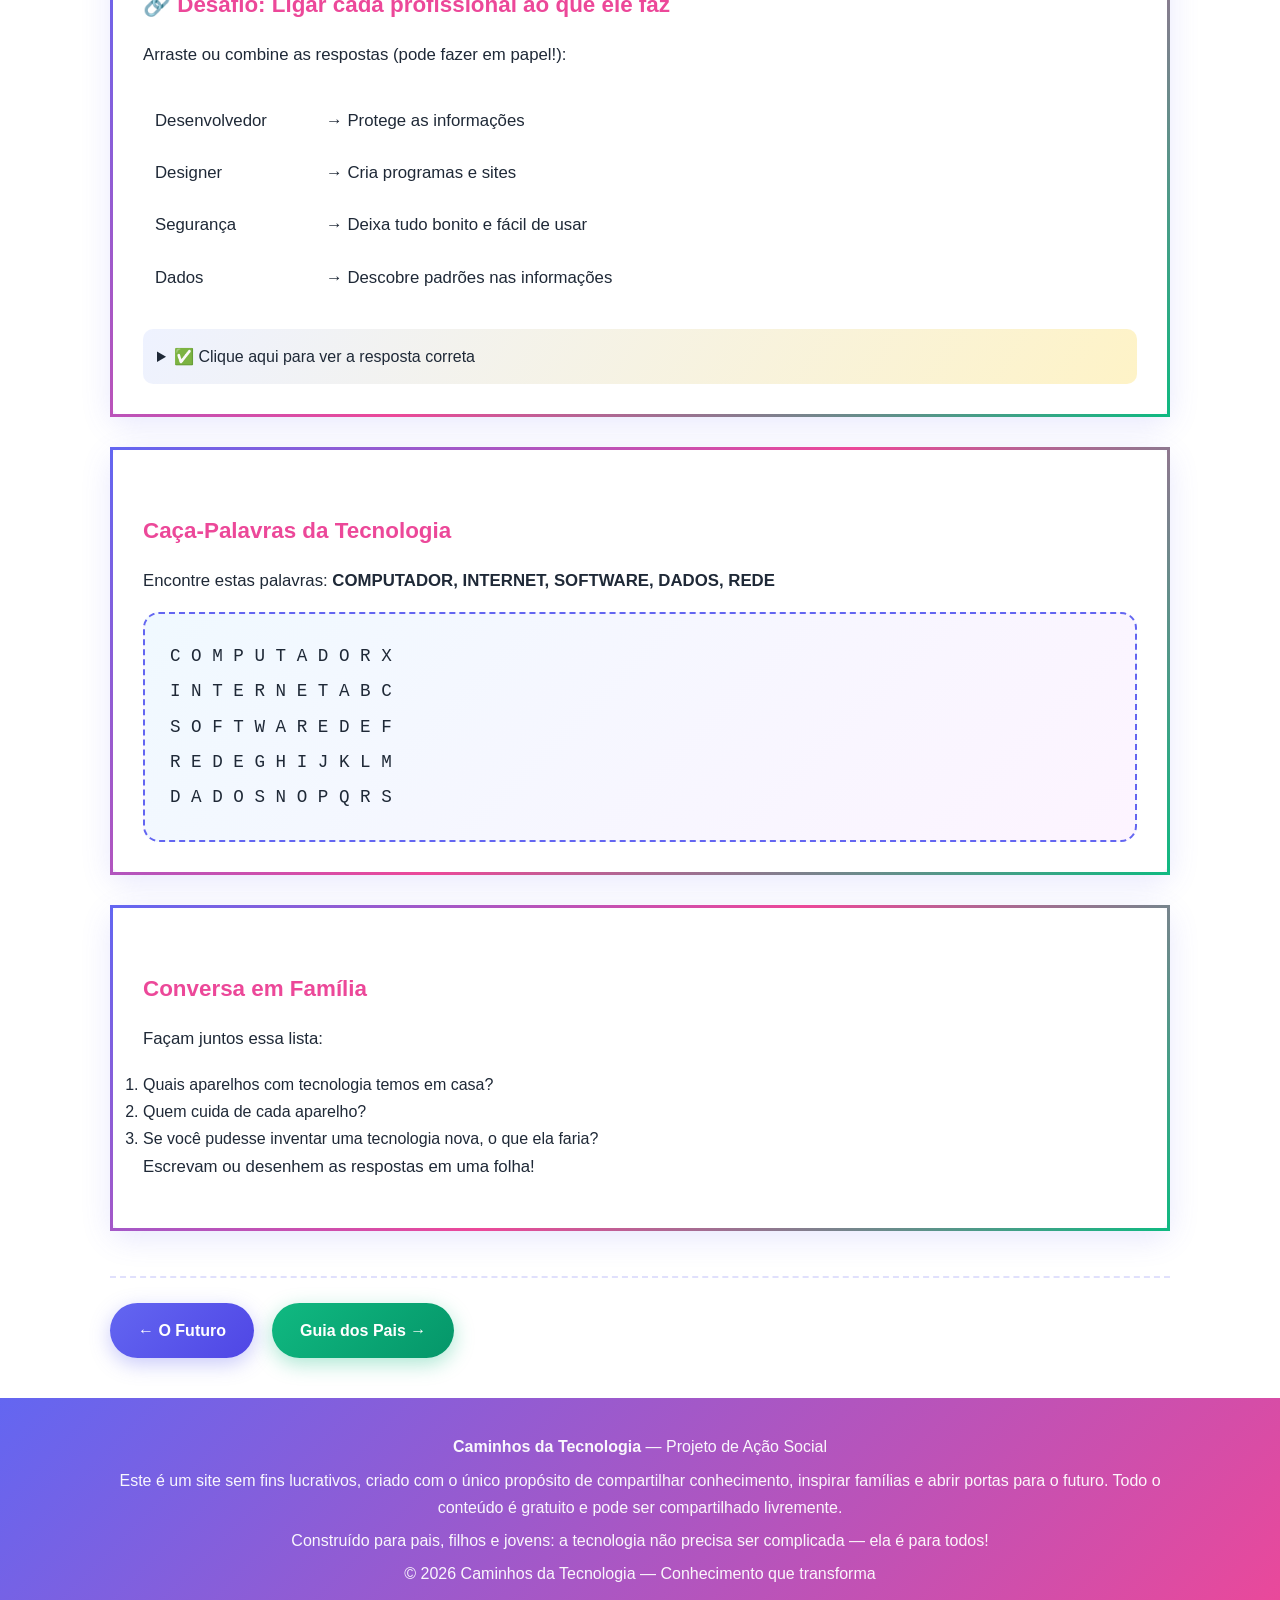
<file: joguinhos.html>
<!DOCTYPE html>
<html lang="pt-BR">
<head>
    <meta charset="UTF-8">
    <meta name="viewport" content="width=device-width, initial-scale=1.0">
    <title>Atividades e Jogos — Mundo da Tecnologia</title>
    <link rel="stylesheet" href="styles.css">
</head>
<body>

    <header>
        <div class="container">
            <h1> Caminhos da Tecnologia</h1>
            <p class="subtitulo">Conhecimento para pais e inspiração para o futuro dos jovens</p>

            <!--  ROBOZINHO ANIMADO -->
            <div class="robot-container">
                <div class="robot">
                    <div class="robot-head">
                        <div class="robot-eye left"></div>
                        <div class="robot-eye right"></div>
                        <div class="robot-mouth"></div>
                    </div>
                    <div class="robot-body">
                        <div class="robot-arm left"></div>
                        <div class="robot-arm right"></div>
                    </div>
                    <div class="robot-legs">
                        <div class="robot-leg left"></div>
                        <div class="robot-leg right"></div>
                    </div>
                </div>
            </div>
            <!-- FIM DO ROBOZINHO -->

        </div>
    </header>

    <nav class="menu">
        <div class="container">
            <ul>
                <li><a href="index.html"> Início</a></li>
                <li><a href="o-que-e-ti.html"> O que é TI?</a></li>
                <li><a href="profissoes.html"> Profissões</a></li>
                <li><a href="futuro.html"> Futuro</a></li>
                <li><a href="joguinhos.html" class="ativo"> Atividades</a></li>
                <li><a href="guia-pais.html"> Guia dos Pais</a></li>
                <li><a href="aprenda-programacao.html"> Aprenda programação</a></li>
            </ul>
        </div>
    </nav>

    <main class="container">
        <section>
            <h2> Atividades e Desafios Interativos</h2>
            <p>Divirta-se com seu filho(a) e aprendam juntos de forma leve e divertida!</p>

            <!-- Jogo 1: Quiz -->
            <div class="jogo-container">
                <h3> Quiz: O que você aprendeu?</h3>
                <div id="quiz">
                    <div class="pergunta" id="p1">
                        <p><strong>1. O que significa TI?</strong></p>
                        <label><input type="radio" name="q1" value="errado"> Tecnologia de Informações</label>
                        <label><input type="radio" name="q1" value="certo"> Tecnologia da Informação</label>
                        <label><input type="radio" name="q1" value="errado"> Telefone e Internet</label>
                    </div>

                    <div class="pergunta" id="p2">
                        <p><strong>2. Quem cuida da segurança dos dados?</strong></p>
                        <label><input type="radio" name="q2" value="errado"> Desenvolvedor</label>
                        <label><input type="radio" name="q2" value="certo"> Especialista em Segurança</label>
                        <label><input type="radio" name="q2" value="errado"> Designer</label>
                    </div>

                    <div class="pergunta" id="p3">
                        <p><strong>3. O que é o "cérebro" do computador?</strong></p>
                        <label><input type="radio" name="q3" value="errado"> O teclado</label>
                        <label><input type="radio" name="q3" value="errado"> O hardware</label>
                        <label><input type="radio" name="q3" value="certo"> O software</label>
                    </div>

                    <button class="btn" onclick="corrigirQuiz()">✅ Corrigir Respostas</button>
                    <div id="resultado-quiz" class="resultado"></div>
                </div>
            </div>

            <!-- Jogo 2: Desafio das Profissões -->
            <div class="jogo-container">
                <h3>🔗 Desafio: Ligar cada profissional ao que ele faz</h3>
                <p>Arraste ou combine as respostas (pode fazer em papel!):</p>

                <div class="desafio">
                    <div class="coluna">
                        <p> Desenvolvedor</p>
                        <p> Designer</p>
                        <p> Segurança</p>
                        <p> Dados</p>
                    </div>
                    <div class="coluna">
                        <p>→ Protege as informações</p>
                        <p>→ Cria programas e sites</p>
                        <p>→ Deixa tudo bonito e fácil de usar</p>
                        <p>→ Descobre padrões nas informações</p>
                    </div>
                </div>

                <details>
                    <summary>✅ Clique aqui para ver a resposta correta</summary>
                    <div class="resposta-escondida">
                         Desenvolvedor → Cria programas e sites<br>
                         Designer → Deixa tudo bonito e fácil de usar<br>
                         Segurança → Protege as informações<br>
                         Dados → Descobre padrões nas informações
                    </div>
                </details>
            </div>

            <!-- Jogo 3: Caça-palavras -->
            <div class="jogo-container">
                <h3> Caça-Palavras da Tecnologia</h3>
                <p>Encontre estas palavras: <strong>COMPUTADOR, INTERNET, SOFTWARE, DADOS, REDE</strong></p>
                <div class="caca-palavras">
                    C O M P U T A D O R X<br>
                    I N T E R N E T A B C<br>
                    S O F T W A R E D E F<br>
                    R E D E G H I J K L M<br>
                    D A D O S N O P Q R S
                </div>
            </div>

            <!-- Atividade Física -->
            <div class="jogo-container">
                <h3> Conversa em Família</h3>
                <p>Façam juntos essa lista:</p>
                <ol>
                    <li>Quais aparelhos com tecnologia temos em casa?</li>
                    <li>Quem cuida de cada aparelho?</li>
                    <li>Se você pudesse inventar uma tecnologia nova, o que ela faria?</li>
                </ol>
                <p> Escrevam ou desenhem as respostas em uma folha!</p>
            </div>

            <div class="navegacao">
                <a href="futuro.html" class="btn">← O Futuro</a>
                <a href="guia-pais.html" class="btn btn-proximo">Guia dos Pais →</a>
            </div>
        </section>
    </main>

        <footer>
            <div class="container">
                <p><strong>Caminhos da Tecnologia</strong> — Projeto de Ação Social</p>
                <p>Este é um site sem fins lucrativos, criado com o único propósito de compartilhar conhecimento, inspirar famílias e abrir portas para o futuro. Todo o conteúdo é gratuito e pode ser compartilhado livremente.</p>
                <p>Construído para pais, filhos e jovens: a tecnologia não precisa ser complicada — ela é para todos!</p>
                <p>&copy; 2026 Caminhos da Tecnologia — Conhecimento que transforma </p>
            </div>
        </footer>

    <script src="script.js"></script>
</body>
</html>
</file>
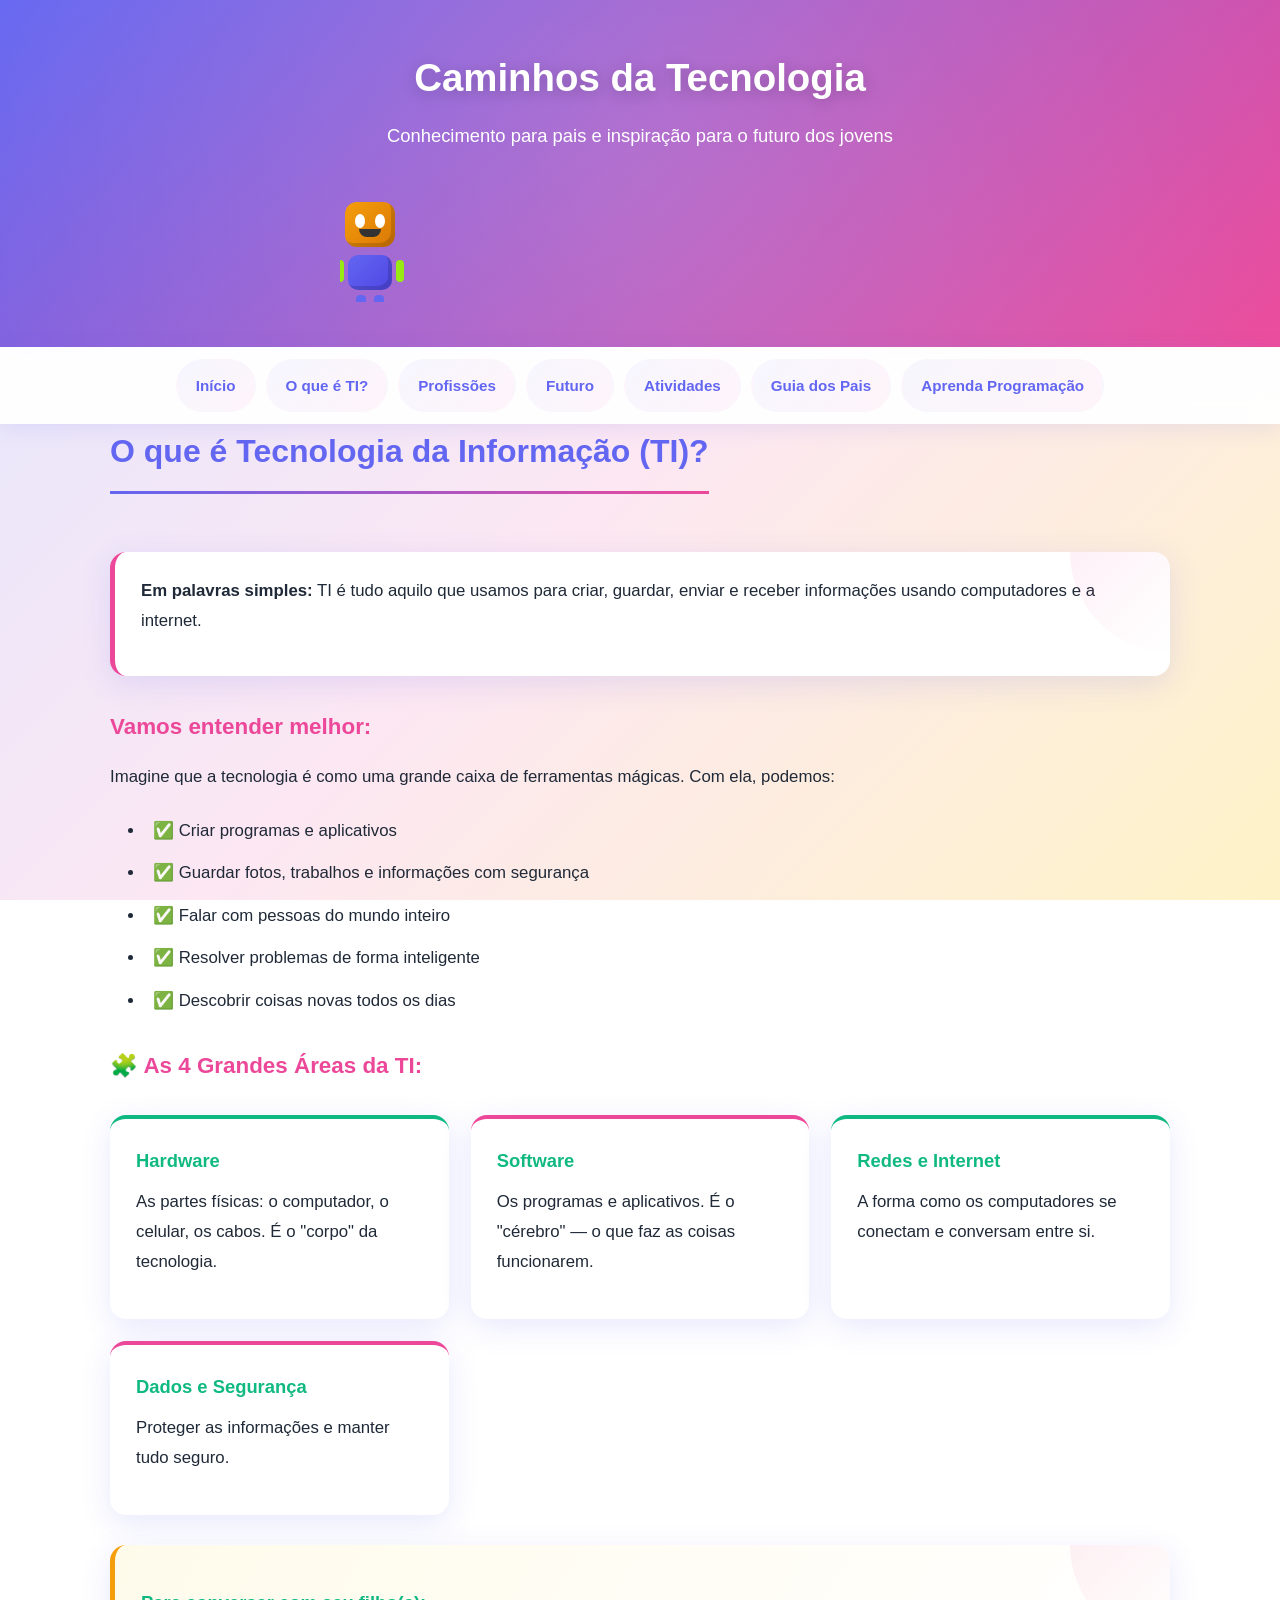
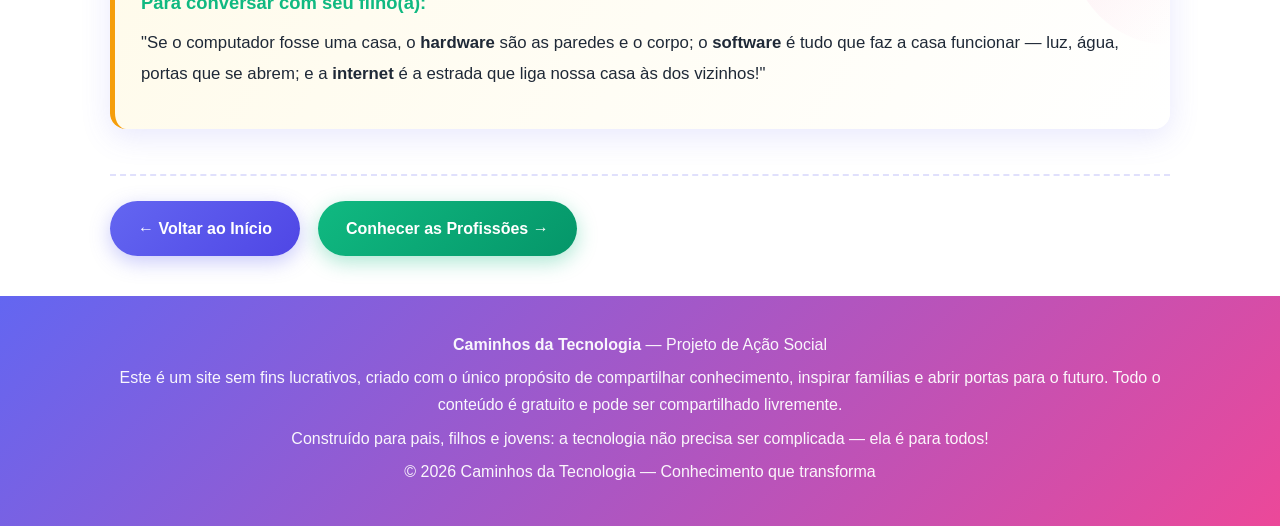
<file: o-que-e-ti.html>
<!DOCTYPE html>
<html lang="pt-BR">
<head>
    <meta charset="UTF-8">
    <meta name="viewport" content="width=device-width, initial-scale=1.0">
    <title>O que é TI? — Mundo da Tecnologia</title>
    <link rel="stylesheet" href="styles.css">
</head>
<body>

    <header>
        <div class="container">
            <h1> Caminhos da Tecnologia</h1>
            <p class="subtitulo">Conhecimento para pais e inspiração para o futuro dos jovens</p>

            <!--  ROBOZINHO ANIMADO -->
            <div class="robot-container">
                <div class="robot">
                    <div class="robot-head">
                        <div class="robot-eye left"></div>
                        <div class="robot-eye right"></div>
                        <div class="robot-mouth"></div>
                    </div>
                    <div class="robot-body">
                        <div class="robot-arm left"></div>
                        <div class="robot-arm right"></div>
                    </div>
                    <div class="robot-legs">
                        <div class="robot-leg left"></div>
                        <div class="robot-leg right"></div>
                    </div>
                </div>
            </div>
            <!-- FIM DO ROBOZINHO -->

        </div>
    </header>

    <nav class="menu">
        <div class="container">
            <ul>
                <li><a href="index.html"> Início</a></li>
                <li><a href="o-que-e-ti.html" class="ativo"> O que é TI?</a></li>
                <li><a href="profissoes.html"> Profissões</a></li>
                <li><a href="futuro.html"> Futuro</a></li>
                <li><a href="joguinhos.html"> Atividades</a></li>
                <li><a href="guia-pais.html"> Guia dos Pais</a></li>
                <li><a href="aprenda-programacao.html"> Aprenda Programação</a></li>
            </ul>
        </div>
    </nav>

    <main class="container">
        <section>
            <h2> O que é Tecnologia da Informação (TI)?</h2>

            <div class="caixa-destaque">
                <p><strong>Em palavras simples:</strong> TI é tudo aquilo que usamos para criar, guardar, enviar e receber informações usando computadores e a internet.</p>
            </div>

            <h3> Vamos entender melhor:</h3>
            <p>Imagine que a tecnologia é como uma grande caixa de ferramentas mágicas. Com ela, podemos:</p>
            <ul class="lista-simples">
                <li>✅ Criar programas e aplicativos</li>
                <li>✅ Guardar fotos, trabalhos e informações com segurança</li>
                <li>✅ Falar com pessoas do mundo inteiro</li>
                <li>✅ Resolver problemas de forma inteligente</li>
                <li>✅ Descobrir coisas novas todos os dias</li>
            </ul>

            <h3>🧩 As 4 Grandes Áreas da TI:</h3>
            <div class="grade-cartoes">
                <div class="cartao">
                    <h4> Hardware</h4>
                    <p>As partes físicas: o computador, o celular, os cabos. É o "corpo" da tecnologia.</p>
                </div>
                <div class="cartao">
                    <h4> Software</h4>
                    <p>Os programas e aplicativos. É o "cérebro" — o que faz as coisas funcionarem.</p>
                </div>
                <div class="cartao">
                    <h4> Redes e Internet</h4>
                    <p>A forma como os computadores se conectam e conversam entre si.</p>
                </div>
                <div class="cartao">
                    <h4> Dados e Segurança</h4>
                    <p>Proteger as informações e manter tudo seguro.</p>
                </div>
            </div>

            <div class="caixa-destaque dica-pais">
                <h4> Para conversar com seu filho(a):</h4>
                <p>"Se o computador fosse uma casa, o <strong>hardware</strong> são as paredes e o corpo; o <strong>software</strong> é tudo que faz a casa funcionar — luz, água, portas que se abrem; e a <strong>internet</strong> é a estrada que liga nossa casa às dos vizinhos!"</p>
            </div>

            <div class="navegacao">
                <a href="index.html" class="btn">← Voltar ao Início</a>
                <a href="profissoes.html" class="btn btn-proximo">Conhecer as Profissões →</a>
            </div>
        </section>
    </main>

        <footer>
            <div class="container">
                <p><strong>Caminhos da Tecnologia</strong> — Projeto de Ação Social</p>
                <p>Este é um site sem fins lucrativos, criado com o único propósito de compartilhar conhecimento, inspirar famílias e abrir portas para o futuro. Todo o conteúdo é gratuito e pode ser compartilhado livremente.</p>
                <p>Construído para pais, filhos e jovens: a tecnologia não precisa ser complicada — ela é para todos!</p>
                <p>&copy; 2026 Caminhos da Tecnologia — Conhecimento que transforma </p>
            </div>
        </footer>

    <script src="script.js"></script>
</body>
</html>
</file>
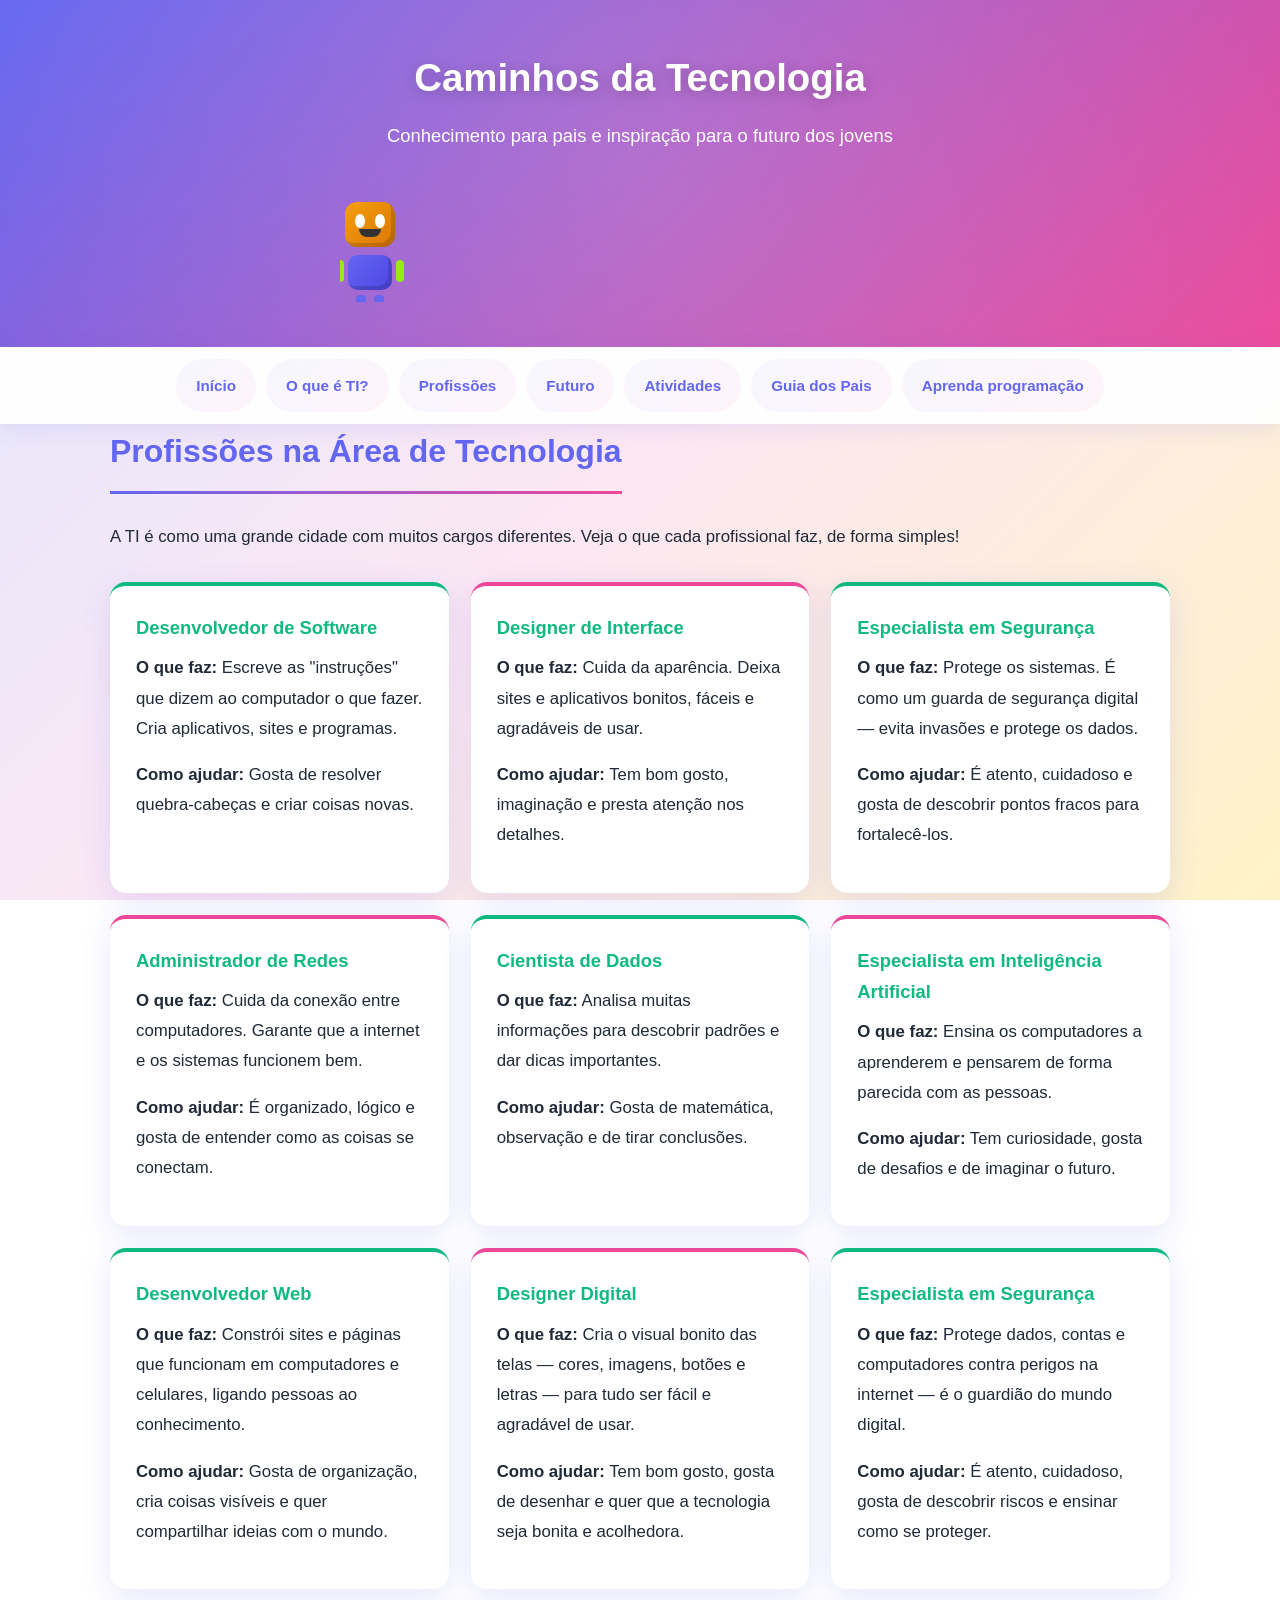
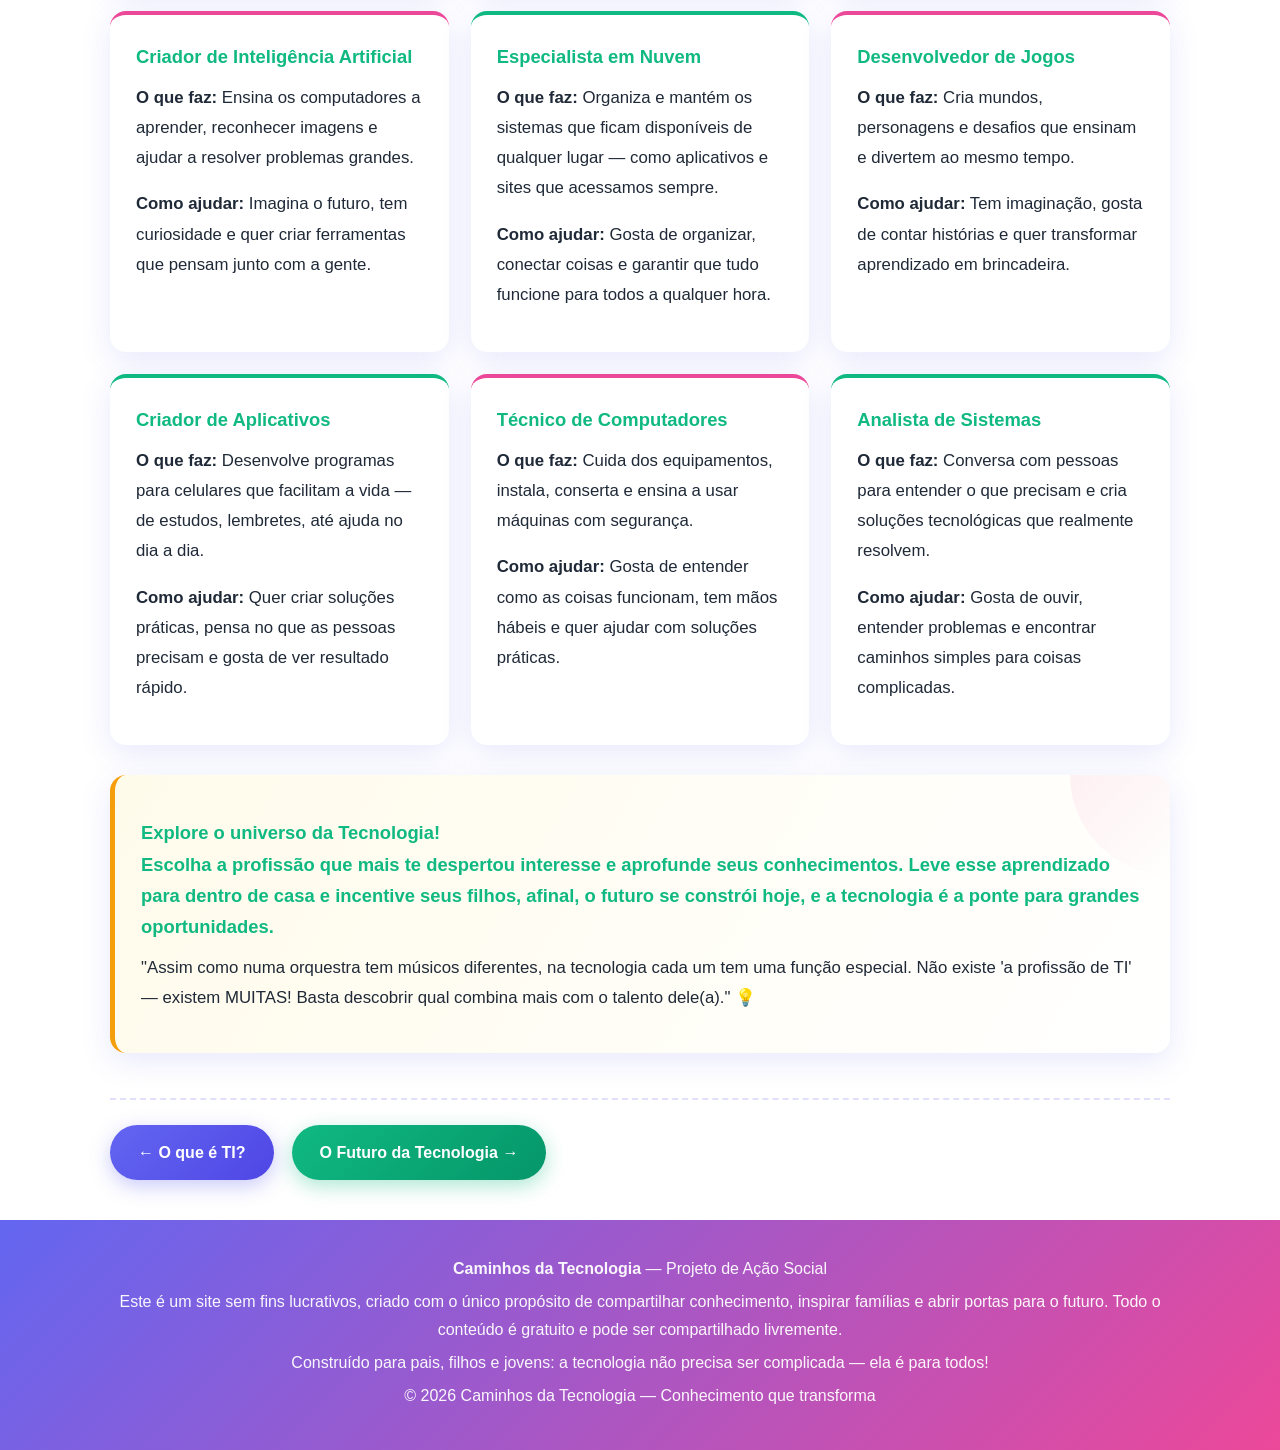
<file: profissoes.html>
<!DOCTYPE html>
<html lang="pt-BR">
<head>
    <meta charset="UTF-8">
    <meta name="viewport" content="width=device-width, initial-scale=1.0">
    <title>Profissões em TI — Mundo da Tecnologia</title>
    <link rel="stylesheet" href="styles.css">
</head>
<body>

    <header>
        <div class="container">
            <h1> Caminhos da Tecnologia</h1>
            <p class="subtitulo">Conhecimento para pais e inspiração para o futuro dos jovens</p>

            <!--  ROBOZINHO ANIMADO -->
            <div class="robot-container">
                <div class="robot">
                    <div class="robot-head">
                        <div class="robot-eye left"></div>
                        <div class="robot-eye right"></div>
                        <div class="robot-mouth"></div>
                    </div>
                    <div class="robot-body">
                        <div class="robot-arm left"></div>
                        <div class="robot-arm right"></div>
                    </div>
                    <div class="robot-legs">
                        <div class="robot-leg left"></div>
                        <div class="robot-leg right"></div>
                    </div>
                </div>
            </div>
            <!-- FIM DO ROBOZINHO -->

        </div>
    </header>

    <nav class="menu">
        <div class="container">
            <ul>
                <li><a href="index.html">Início</a></li>
                <li><a href="o-que-e-ti.html"> O que é TI?</a></li>
                <li><a href="profissoes.html" class="ativo"> Profissões</a></li>
                <li><a href="futuro.html"> Futuro</a></li>
                <li><a href="joguinhos.html"> Atividades</a></li>
                <li><a href="guia-pais.html"> Guia dos Pais</a></li>
                <li><a href="aprenda-programacao.html"> Aprenda programação</a></li>
            </ul>
        </div>
    </nav>

    <main class="container">
        <section>
            <h2> Profissões na Área de Tecnologia</h2>
            <p>A TI é como uma grande cidade com muitos cargos diferentes. Veja o que cada profissional faz, de forma simples!</p>

            <div class="grade-cartoes">
                <div class="cartao">
                    <h4> Desenvolvedor de Software</h4>
                    <p><strong>O que faz:</strong> Escreve as "instruções" que dizem ao computador o que fazer. Cria aplicativos, sites e programas.</p>
                    <p><strong>Como ajudar:</strong> Gosta de resolver quebra-cabeças e criar coisas novas.</p>
                </div>

                <div class="cartao">
                    <h4> Designer de Interface</h4>
                    <p><strong>O que faz:</strong> Cuida da aparência. Deixa sites e aplicativos bonitos, fáceis e agradáveis de usar.</p>
                    <p><strong>Como ajudar:</strong> Tem bom gosto, imaginação e presta atenção nos detalhes.</p>
                </div>

                <div class="cartao">
                    <h4> Especialista em Segurança</h4>
                    <p><strong>O que faz:</strong> Protege os sistemas. É como um guarda de segurança digital — evita invasões e protege os dados.</p>
                    <p><strong>Como ajudar:</strong> É atento, cuidadoso e gosta de descobrir pontos fracos para fortalecê-los.</p>
                </div>

                <div class="cartao">
                    <h4> Administrador de Redes</h4>
                    <p><strong>O que faz:</strong> Cuida da conexão entre computadores. Garante que a internet e os sistemas funcionem bem.</p>
                    <p><strong>Como ajudar:</strong> É organizado, lógico e gosta de entender como as coisas se conectam.</p>
                </div>

                <div class="cartao">
                    <h4> Cientista de Dados</h4>
                    <p><strong>O que faz:</strong> Analisa muitas informações para descobrir padrões e dar dicas importantes.</p>
                    <p><strong>Como ajudar:</strong> Gosta de matemática, observação e de tirar conclusões.</p>
                </div>

                <div class="cartao">
                    <h4> Especialista em Inteligência Artificial</h4>
                    <p><strong>O que faz:</strong> Ensina os computadores a aprenderem e pensarem de forma parecida com as pessoas.</p>
                    <p><strong>Como ajudar:</strong> Tem curiosidade, gosta de desafios e de imaginar o futuro.</p>
                </div>
                
                <div class="cartao">
                    <h4> Desenvolvedor Web</h4>
                    <p><strong>O que faz:</strong> Constrói sites e páginas que funcionam em computadores e celulares, ligando pessoas ao conhecimento.</p>
                    <p><strong>Como ajudar:</strong> Gosta de organização, cria coisas visíveis e quer compartilhar ideias com o mundo.</p>
                </div>

                <div class="cartao">
                    <h4> Designer Digital</h4>
                    <p><strong>O que faz:</strong> Cria o visual bonito das telas — cores, imagens, botões e letras — para tudo ser fácil e agradável de usar.</p>
                    <p><strong>Como ajudar:</strong> Tem bom gosto, gosta de desenhar e quer que a tecnologia seja bonita e acolhedora.</p>
                </div>

                <div class="cartao">
                    <h4> Especialista em Segurança</h4>
                    <p><strong>O que faz:</strong> Protege dados, contas e computadores contra perigos na internet — é o guardião do mundo digital.</p>
                    <p><strong>Como ajudar:</strong> É atento, cuidadoso, gosta de descobrir riscos e ensinar como se proteger.</p>
                </div>

                <div class="cartao">
                    <h4> Criador de Inteligência Artificial</h4>
                    <p><strong>O que faz:</strong> Ensina os computadores a aprender, reconhecer imagens e ajudar a resolver problemas grandes.</p>
                    <p><strong>Como ajudar:</strong> Imagina o futuro, tem curiosidade e quer criar ferramentas que pensam junto com a gente.</p>
                </div>

                <div class="cartao">
                    <h4> Especialista em Nuvem</h4>
                    <p><strong>O que faz:</strong> Organiza e mantém os sistemas que ficam disponíveis de qualquer lugar — como aplicativos e sites que acessamos sempre.</p>
                    <p><strong>Como ajudar:</strong> Gosta de organizar, conectar coisas e garantir que tudo funcione para todos a qualquer hora.</p>
                </div>

                <div class="cartao">
                    <h4> Desenvolvedor de Jogos</h4>
                    <p><strong>O que faz:</strong> Cria mundos, personagens e desafios que ensinam e divertem ao mesmo tempo.</p>
                    <p><strong>Como ajudar:</strong> Tem imaginação, gosta de contar histórias e quer transformar aprendizado em brincadeira.</p>
                </div>

                <div class="cartao">
                    <h4> Criador de Aplicativos</h4>
                    <p><strong>O que faz:</strong> Desenvolve programas para celulares que facilitam a vida — de estudos, lembretes, até ajuda no dia a dia.</p>
                    <p><strong>Como ajudar:</strong> Quer criar soluções práticas, pensa no que as pessoas precisam e gosta de ver resultado rápido.</p>
                </div>

                <div class="cartao">
                    <h4> Técnico de Computadores</h4>
                    <p><strong>O que faz:</strong> Cuida dos equipamentos, instala, conserta e ensina a usar máquinas com segurança.</p>
                    <p><strong>Como ajudar:</strong> Gosta de entender como as coisas funcionam, tem mãos hábeis e quer ajudar com soluções práticas.</p>
                </div>

                <div class="cartao">
                    <h4> Analista de Sistemas</h4>
                    <p><strong>O que faz:</strong> Conversa com pessoas para entender o que precisam e cria soluções tecnológicas que realmente resolvem.</p>
                    <p><strong>Como ajudar:</strong> Gosta de ouvir, entender problemas e encontrar caminhos simples para coisas complicadas.</p>
                </div>


            </div>

            

            <div class="caixa-destaque dica-pais">
                <h4>Explore o universo da Tecnologia! <br>Escolha a profissão que mais te despertou interesse e aprofunde seus conhecimentos.
                     Leve esse aprendizado para dentro de casa e incentive seus filhos, afinal, o futuro se constrói hoje, 
                     e a tecnologia é a ponte para grandes oportunidades.
                </h4>
                <p>"Assim como numa orquestra tem músicos diferentes, na tecnologia cada um tem uma função especial. Não existe 'a profissão de TI' — existem MUITAS! Basta descobrir qual combina mais com o talento dele(a)." 💡</p>
            </div>

            

            <div class="navegacao">
                <a href="o-que-e-ti.html" class="btn">← O que é TI?</a>
                <a href="futuro.html" class="btn btn-proximo">O Futuro da Tecnologia →</a>
            </div>
        </section>
    </main>

        <footer>
            <div class="container">
                <p><strong>Caminhos da Tecnologia</strong> — Projeto de Ação Social</p>
                <p>Este é um site sem fins lucrativos, criado com o único propósito de compartilhar conhecimento, inspirar famílias e abrir portas para o futuro. Todo o conteúdo é gratuito e pode ser compartilhado livremente.</p>
                <p>Construído para pais, filhos e jovens: a tecnologia não precisa ser complicada — ela é para todos!</p>
                <p>&copy; 2026 Caminhos da Tecnologia — Conhecimento que transforma </p>
            </div>
        </footer>

    <script src="script.js"></script>
</body>
</html>
</file>
<file: styles.css>
/* ESTILOS GERAIS — VIBRANTES E ANIMADOS*/

:root {
    --cor-primaria: #6366f1;
    --cor-secundaria: #ec4899;
    --cor-terciaria: #10b981;
    --cor-destaque: #f59e0b;
    --cor-azul-claro: #3b82f6;
    --cor-texto: #1f2937;
    --cor-fundo: #f0f4ff;
    --sombra-suave: 0 8px 30px rgba(99, 102, 241, 0.15);
    --sombra-destaque: 0 10px 40px rgba(236, 72, 153, 0.2);
    --raio-borda: 16px;
    --transicao: all 0.3s cubic-bezier(0.4, 0, 0.2, 1);
}

* {
    margin: 0;
    padding: 0;
    box-sizing: border-box;
}

body {
    font-family: 'Segoe UI', 'Poppins', Arial, sans-serif;
    line-height: 1.7;
    color: var(--cor-texto);
    background: linear-gradient(135deg, #e0e7ff 0%, #fce7f3 50%, #fef3c7 100%);
    background-attachment: fixed;
    min-height: 100vh;
    animation: fundoFlutuante 15s ease-in-out infinite alternate;
}

@keyframes fundoFlutuante {
    0% { background-position: 0% 50%; }
    100% { background-position: 100% 50%; }
}

.container {
    max-width: 1100px;
    margin: 0 auto;
    padding: 0 20px;
}



header {
    background: linear-gradient(135deg, var(--cor-primaria) 0%, var(--cor-secundaria) 100%);
    color: white;
    padding: 45px 0;
    text-align: center;
    box-shadow: 0 4px 30px rgba(99, 102, 241, 0.3);
    position: relative;
    overflow: hidden;
}

header::before {
    content: '';
    position: absolute;
    top: -50%;
    left: -50%;
    width: 200%;
    height: 200%;
    background: radial-gradient(circle, rgba(255,255,255,0.15) 0%, transparent 60%);
    animation: brilhoGirando 8s linear infinite;
}

@keyframes brilhoGirando {
    0% { transform: rotate(0deg); }
    100% { transform: rotate(360deg); }
}

header .container {
    position: relative;
    z-index: 1;
}

header h1 {
    font-size: 2.4rem;
    margin-bottom: 10px;
    text-shadow: 0 3px 15px rgba(0,0,0,0.2);
    animation: entradaSuave 1s ease-out;
}

.subtitulo {
    font-size: 1.15rem;
    opacity: 0.95;
    animation: entradaSuave 1s ease-out 0.2s both;
}

@keyframes entradaSuave {
    from { opacity: 0; transform: translateY(20px); }
    to { opacity: 1; transform: translateY(0); }
}

/*MENU DE NAVEGAÇÃO  */

.menu {
    background: rgba(255, 255, 255, 0.95);
    backdrop-filter: blur(12px);
    box-shadow: 0 4px 20px rgba(99, 102, 241, 0.12);
    position: sticky;
    top: 0;
    z-index: 100;
    padding: 12px 0;
}

.menu ul {
    list-style: none;
    display: flex;
    flex-wrap: wrap;
    justify-content: center;
    gap: 10px; /* 🔹 ESPAÇAMENTO ENTRE ITENS */
    padding: 0 15px;
}

.menu li {
    /* 🔹 CADA ITEM É UMA CAIXA INDEPENDENTE */
    background: linear-gradient(135deg, rgba(99, 102, 241, 0.05), rgba(236, 72, 153, 0.05));
    border-radius: 50px; /* 🔹 BORDAS ARREDONDADAS */
    border: 2px solid transparent;
   /*border-image: linear-gradient(135deg, #3b82f6, #10b981) 1;*/
    transition: var(--transicao);
}

.menu li:hover {
    transform: translateY(-5px) scale(1.05);
    box-shadow: 0 8px 25px rgba(99, 102, 241, 0.2);
    background: linear-gradient(135deg, #8ce9ca);
}

.menu a {
    display: flex;
    align-items: center;
    gap: 6px; /* 🔹 ESPAÇO ENTRE ÍCONE E TEXTO */
    padding: 12px 18px;
    text-decoration: none;
    color: var(--cor-primaria);
    font-weight: 600;
    font-size: 0.95rem;
    transition: var(--transicao);
    position: relative;
    white-space: nowrap;
}

/*  ÍCONE COM DESTAQUE PRÓPRIO */

.menu a:hover {
    color: var(--cor-secundaria);
}

/*  PÁGINA ATIVA */


.menu li.ativo-item {
    background: linear-gradient(135deg, #6366f1, #ec4899);
    box-shadow: 0 6px 20px rgba(99, 102, 241, 0.35);
}

.menu li.ativo-item a {
    color: white;
}


/* CONTEÚDO PRINCIPAL */

main {
    padding: 40px 0 70px;
}

section h2 {
    color: var(--cor-primaria);
    font-size: 2rem;
    margin-bottom: 28px;
    padding-bottom: 12px;
    border-bottom: 3px solid transparent;
    border-image: linear-gradient(90deg, var(--cor-primaria), var(--cor-secundaria)) 1;
    display: inline-block;
}

section h3 {
    color: var(--cor-secundaria);
    font-size: 1.4rem;
    margin: 32px 0 16px;
}

section h4 {
    color: var(--cor-terciaria);
    font-size: 1.15rem;
    margin: 18px 0 10px;
}

section p {
    margin-bottom: 16px;
    font-size: 1.05rem;
    line-height: 1.8;
}

section a {
    color: var(--cor-primaria);
    font-weight: 600;
    text-decoration: none;
    position: relative;
    transition: var(--transicao);
}

section a::after {
    content: '';
    position: absolute;
    bottom: -2px;
    left: 0;
    width: 0;
    height: 2px;
    background: var(--cor-secundaria);
    transition: width 0.3s ease;
}

section a:hover {
    color: var(--cor-secundaria);
}

section a:hover::after {
    width: 100%;
}

/* CAIXAS E DESTAQUES — COM BRILHO*/

.caixa-destaque {
    background: white;
    border-left: 5px solid var(--cor-secundaria);
    padding: 24px 26px;
    margin: 30px 0;
    border-radius: var(--raio-borda);
    box-shadow: var(--sombra-suave);
    position: relative;
    overflow: hidden;
    transition: var(--transicao);
}

.caixa-destaque:hover {
    transform: translateY(-5px);
    box-shadow: var(--sombra-destaque);
}

.caixa-destaque::before {
    content: '';
    position: absolute;
    top: 0;
    right: 0;
    width: 100px;
    height: 100px;
    background: linear-gradient(135deg, rgba(236, 72, 153, 0.08), transparent);
    border-radius: 0 0 0 100%;
}

.dica-pais {
    border-left-color: var(--cor-destaque);
    background: linear-gradient(120deg, #fffbeb, #fff);
}

.dica-pais:hover {
    box-shadow: 0 10px 40px rgba(245, 158, 11, 0.15);
}

.chamada {
    background: linear-gradient(135deg, rgba(99, 102, 241, 0.08), rgba(236, 72, 153, 0.08));
    padding: 28px;
    border-radius: var(--raio-borda);
    margin-top: 35px;
    border: 2px solid rgba(99, 102, 241, 0.15);
    transition: var(--transicao);
}

.chamada:hover {
    border-color: var(--cor-primaria);
    box-shadow: var(--sombra-suave);
}

/*CARDS — FLUTUAM AO PASSAR O MOUSE*/

.destaques {
    display: grid;
    grid-template-columns: repeat(auto-fit, minmax(280px, 1fr));
    gap: 25px;
    margin: 35px 0;
}

.card {
    background: white;
    padding: 28px;
    border-radius: var(--raio-borda);
    box-shadow: var(--sombra-suave);
    transition: var(--transicao);
    position: relative;
    overflow: hidden;
}

.card::before {
    content: '';
    position: absolute;
    top: 0;
    left: -100%;
    width: 100%;
    height: 100%;
    background: linear-gradient(90deg, transparent, rgba(255,255,255,0.4), transparent);
    transition: left 0.6s ease;
}

.card:hover {
    transform: translateY(-10px) scale(1.02);
    box-shadow: 0 20px 50px rgba(99, 102, 241, 0.2);
}

.card:hover::before {
    left: 100%;
}

.card h3 {
    margin-top: 0;
    color: var(--cor-primaria);
    font-size: 1.25rem;
}

.grade-cartoes {
    display: grid;
    grid-template-columns: repeat(auto-fit, minmax(300px, 1fr));
    gap: 22px;
    margin: 30px 0;
}

.cartao {
    background: white;
    padding: 26px;
    border-radius: var(--raio-borda);
    box-shadow: var(--sombra-suave);
    border-top: 4px solid var(--cor-terciaria);
    transition: var(--transicao);
    position: relative;
}

.cartao:nth-child(even) {
    border-top-color: var(--cor-secundaria);
}

.cartao:hover {
    transform: translateY(-8px) rotate(0.5deg);
    box-shadow: 0 18px 45px rgba(16, 185, 129, 0.18);
}

.cartao:nth-child(even):hover {
    box-shadow: 0 18px 45px rgba(236, 72, 153, 0.18);
}

.cartao h4 {
    margin-top: 0;
    font-size: 1.15rem;
}

/* LISTAS */

.lista-simples,
.lista-numerada {
    margin: 24px 0 24px 35px;
}

.lista-simples li,
.lista-numerada li {
    margin-bottom: 14px;
    font-size: 1.05rem;
    padding-left: 8px;
    position: relative;
    transition: transform 0.2s ease;
}

.lista-simples li:hover,
.lista-numerada li:hover {
    transform: translateX(8px);
    color: var(--cor-primaria);
}

/* BOTÕES*/

.navegacao {
    display: flex;
    flex-wrap: wrap;
    gap: 18px;
    margin-top: 45px;
    padding-top: 25px;
    border-top: 2px dashed rgba(99, 102, 241, 0.2);
}

.btn {
    display: inline-block;
    padding: 14px 28px;
    background: linear-gradient(135deg, var(--cor-primaria), #4f46e5);
    color: white !important;
    text-decoration: none;
    border-radius: 50px;
    font-weight: 600;
    font-size: 1rem;
    border: none;
    cursor: pointer;
    transition: var(--transicao);
    box-shadow: 0 6px 20px rgba(99, 102, 241, 0.35);
    position: relative;
    overflow: hidden;
    z-index: 1;
}

.btn::before {
    content: '';
    position: absolute;
    top: 0;
    left: 0;
    width: 100%;
    height: 100%;
    background: linear-gradient(135deg, var(--cor-secundaria), #db2777);
    opacity: 0;
    transition: opacity 0.3s ease;
    z-index: -1;
    border-radius: 50px;
}

.btn:hover {
    transform: translateY(-4px) scale(1.05);
    box-shadow: 0 12px 35px rgba(236, 72, 153, 0.35);
}

.btn:hover::before {
    opacity: 1;
}

.btn:active {
    transform: translateY(0) scale(0.98);
}

.btn-proximo {
    background: linear-gradient(135deg, var(--cor-terciaria), #059669);
    box-shadow: 0 6px 20px rgba(16, 185, 129, 0.35);
}

.btn-proximo:hover {
    box-shadow: 0 12px 35px rgba(16, 185, 129, 0.4);
}

/* JOGOS E ATIVIDADES*/

.jogo-container {
    background: white;
    padding: 30px;
    margin: 30px 0;
    border-radius: var(--raio-borda);
    box-shadow: var(--sombra-suave);
    border: 3px solid transparent;
    border-image: linear-gradient(135deg, var(--cor-primaria), var(--cor-secundaria), var(--cor-terciaria)) 1;
    transition: var(--transicao);
}

.jogo-container:hover {
    transform: scale(1.01);
    box-shadow: 0 15px 50px rgba(99, 102, 241, 0.18);
}

.pergunta {
    margin: 22px 0;
    padding: 18px;
    background: linear-gradient(120deg, #eef2ff, #fdf2f8);
    border-radius: 12px;
    transition: var(--transicao);
}

.pergunta:hover {
    background: linear-gradient(120deg, #e0e7ff, #fce7f3);
}

.pergunta label {
    display: block;
    margin: 10px 0 10px 24px;
    cursor: pointer;
    transition: transform 0.2s ease, color 0.2s ease;
}

.pergunta label:hover {
    transform: translateX(6px);
    color: var(--cor-primaria);
}

.resultado {
    margin-top: 20px;
    padding: 18px;
    border-radius: 12px;
    font-weight: 600;
    animation: aparecer 0.5s ease-out;
}

@keyframes aparecer {
    from { opacity: 0; transform: scale(0.9); }
    to { opacity: 1; transform: scale(1); }
}

.desafio {
    display: flex;
    flex-wrap: wrap;
    gap: 35px;
    margin: 20px 0;
}

.coluna p {
    margin: 10px 0;
    padding: 6px 12px;
    border-radius: 8px;
    transition: background 0.2s ease;
}

.coluna p:hover {
    background: #f0f4ff;
}

details {
    margin-top: 18px;
    padding: 14px;
    background: linear-gradient(120deg, #eef2ff, #fef3c7);
    border-radius: 10px;
    cursor: pointer;
    font-weight: 500;
    transition: var(--transicao);
}

details:hover {
    background: linear-gradient(120deg, #e0e7ff, #fde68a);
}

.resposta-escondida {
    margin-top: 12px;
    padding: 14px;
    background: white;
    border-radius: 8px;
    color: #065f46;
    border-left: 4px solid var(--cor-terciaria);
}

.caca-palavras {
    font-family: 'Courier New', monospace;
    font-size: 1.1rem;
    line-height: 2;
    background: linear-gradient(135deg, #f0f9ff, #fdf4ff);
    padding: 25px;
    border-radius: var(--raio-borda);
    margin-top: 15px;
    border: 2px dashed var(--cor-primaria);
}

/* TABELAS E FORMULÁRIO */

.tabela-dicas {
    width: 100%;
    border-collapse: separate;
    border-spacing: 0;
    margin: 25px 0;
    background: white;
    border-radius: var(--raio-borda);
    overflow: hidden;
    box-shadow: var(--sombra-suave);
}

.tabela-dicas th,
.tabela-dicas td {
    padding: 16px 20px;
    text-align: left;
    border-bottom: 1px solid #f3f4f6;
    transition: background 0.2s ease;
}

.tabela-dicas tr:hover td {
    background: #f9fafb;
}

.tabela-dicas th {
    background: linear-gradient(135deg, var(--cor-primaria), #4f46e5);
    color: white;
    font-weight: 600;
}

.formulario label {
    display: block;
    margin: 22px 0 8px;
    font-weight: 600;
    color: var(--cor-primaria);
}

.formulario input,
.formulario textarea {
    width: 100%;
    padding: 14px 18px;
    border: 2px solid #e5e7eb;
    border-radius: 12px;
    font-size: 1rem;
    font-family: inherit;
    transition: all 0.3s ease;
    background: white;
}

.formulario input:focus,
.formulario textarea:focus {
    outline: none;
    border-color: var(--cor-primaria);
    box-shadow: 0 0 0 4px rgba(99, 102, 241, 0.15);
}

.formulario textarea {
    min-height: 150px;
    resize: vertical;
}

.resposta-enviada {
    margin-top: 22px;
    padding: 18px;
    border-radius: 12px;
    display: none;
    animation: aparecer 0.5s ease-out;
}

/* RODAPÉ — GRADIENTE */

footer {
    background: linear-gradient(135deg, var(--cor-primaria), var(--cor-secundaria));
    color: white;
    text-align: center;
    padding: 35px 0;
    margin-top: 40px;
    position: relative;
    overflow: hidden;
}

footer p {
    margin-bottom: 6px;
    opacity: 0.95;
    position: relative;
    z-index: 1;
}

/* RESPONSIVIDADE */

@media (max-width: 768px) {
    header h1 {
        font-size: 1.7rem;
    }

    .menu ul {
        justify-content: flex-start;
    }

    .menu a {
        padding: 11px 10px;
        font-size: 0.9rem;
    }

    section h2 {
        font-size: 1.5rem;
    }

    .grade-cartoes,
    .destaques {
        grid-template-columns: 1fr;
    }

    .navegacao {
        flex-direction: column;
    }

    .btn {
        text-align: center;
        width: 100%;
    }

    .desafio {
        flex-direction: column;
        gap: 10px;
    }
}

@media (max-width: 480px) {
    header {
        padding: 30px 0;
    }

    .container {
        padding: 0 15px;
    }

    .caixa-destaque,
    .jogo-container {
        padding: 18px;
    }
}

/* ROBOZINHO ANIMADO */

.robot-container {
    position: relative;
    width: 100%;
    max-width: 600px;
    height: 130px;
    margin: 20px auto 0;
    overflow: hidden;
}

.robot {
    position: absolute;
    bottom: 10px;
    left: 0;
    width: 60px;
    height: 90px;
    animation: robotWalk 15s linear infinite;
}

/* Movimento do robô indo e voltando */
@keyframes robotWalk {
    0% {
        left: 0%;
        transform: translateX(0) scaleX(1);
    }
    45% {
        left: 100%;
        transform: translateX(-100%) scaleX(1);
    }
    50% {
        left: 100%;
        transform: translateX(-100%) scaleX(-1);
    }
    95% {
        left: 0%;
        transform: translateX(0) scaleX(-1);
    }
    100% {
        left: 0%;
        transform: translateX(0) scaleX(1);
    }
}

/* Cabeça do robô */
.robot-head {
    width: 50px;
    height: 45px;
    background: linear-gradient(135deg, #f59e0b, #d97706);
    border-radius: 12px;
    margin: 0 auto;
    position: relative;
    box-shadow: inset -4px -4px 0 rgba(0,0,0,0.15);
}

/* Olhos */
.robot-eye {
    position: absolute;
    top: 12px;
    width: 10px;
    height: 14px;
    background: white;
    border-radius: 50%;
    animation: blink 4s infinite;
}

.robot-eye.left {
    left: 10px;
}

.robot-eye.right {
    right: 10px;
}

/* Piscada dos olhos */
@keyframes blink {
    0%, 90%, 100% {
        height: 14px;
    }
    95% {
        height: 2px;
    }
}

/* Boca */
.robot-mouth {
    position: absolute;
    bottom: 10px;
    left: 50%;
    transform: translateX(-50%);
    width: 22px;
    height: 8px;
    background: #333;
    border-radius: 0 0 8px 8px;
}

/* Corpo */
.robot-body {
    width: 44px;
    height: 35px;
    background: linear-gradient(135deg, #6366f1, #4f46e5);
    border-radius: 10px;
    margin: 8px auto 0;
    position: relative;
    box-shadow: inset -4px -4px 0 rgba(0,0,0,0.15);
}

/* Braços */
.robot-arm {
    position: absolute;
    top: 5px;
    width: 8px;
    height: 22px;
    background: #98eb12;
    border-radius: 4px;
    animation: swingArms 0.4s ease-in-out infinite alternate;
}

.robot-arm.left {
    left: -12px;
}

.robot-arm.right {
    right: -12px;
}

/* Balanço dos braços */

@keyframes swingArms {
    0% {
        transform: rotate(-15deg);
    }
    100% {
        transform: rotate(15deg);
    }
}

/* Pernas */
.robot-legs {
    display: flex;
    justify-content: center;
    gap: 8px;
    margin-top: 5px;
}

.robot-leg {
    width: 10px;
    height: 18px;
    background: #6366f1;
    border-radius: 4px;
    animation: walkLegs 0.4s ease-in-out infinite alternate;
}

.robot-leg.left {
    animation-delay: 0.2s;
}

/* Movimento das pernas */
@keyframes walkLegs {
    0% {
        transform: translateY(0);
    }
    100% {
        transform: translateY(-5px);
    }
}

/* 📱 Ajuste em telas menores */
@media (max-width: 768px) {
    .robot-container {
        max-width: 90%;
        height: 110px;
    }

    .robot {
        width: 50px;
        height: 75px;
    }

    .robot-head {
        width: 42px;
        height: 38px;
    }

    .robot-body {
        width: 36px;
        height: 30px;
    }

    .robot-arm {
        width: 7px;
        height: 18px;
    }

    .robot-leg {
        width: 8px;
        height: 15px;
    }
}
</file>
